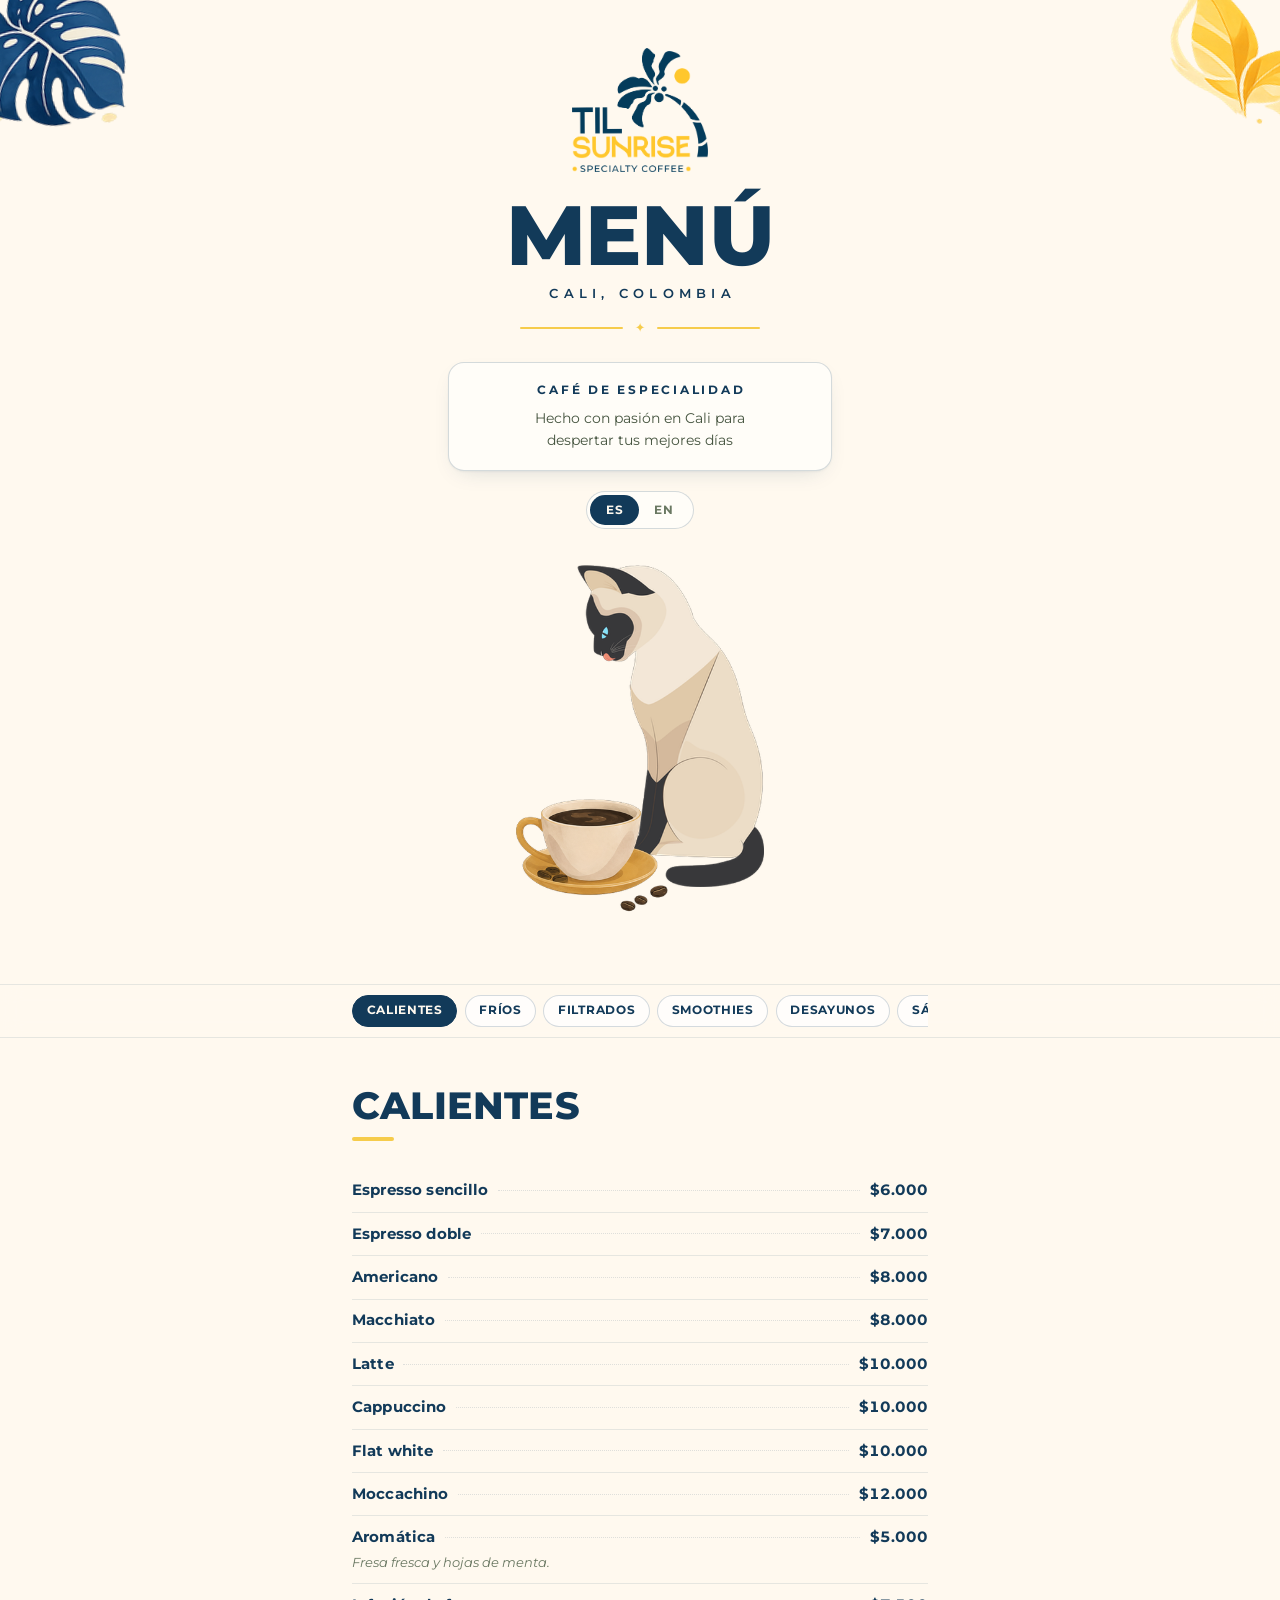
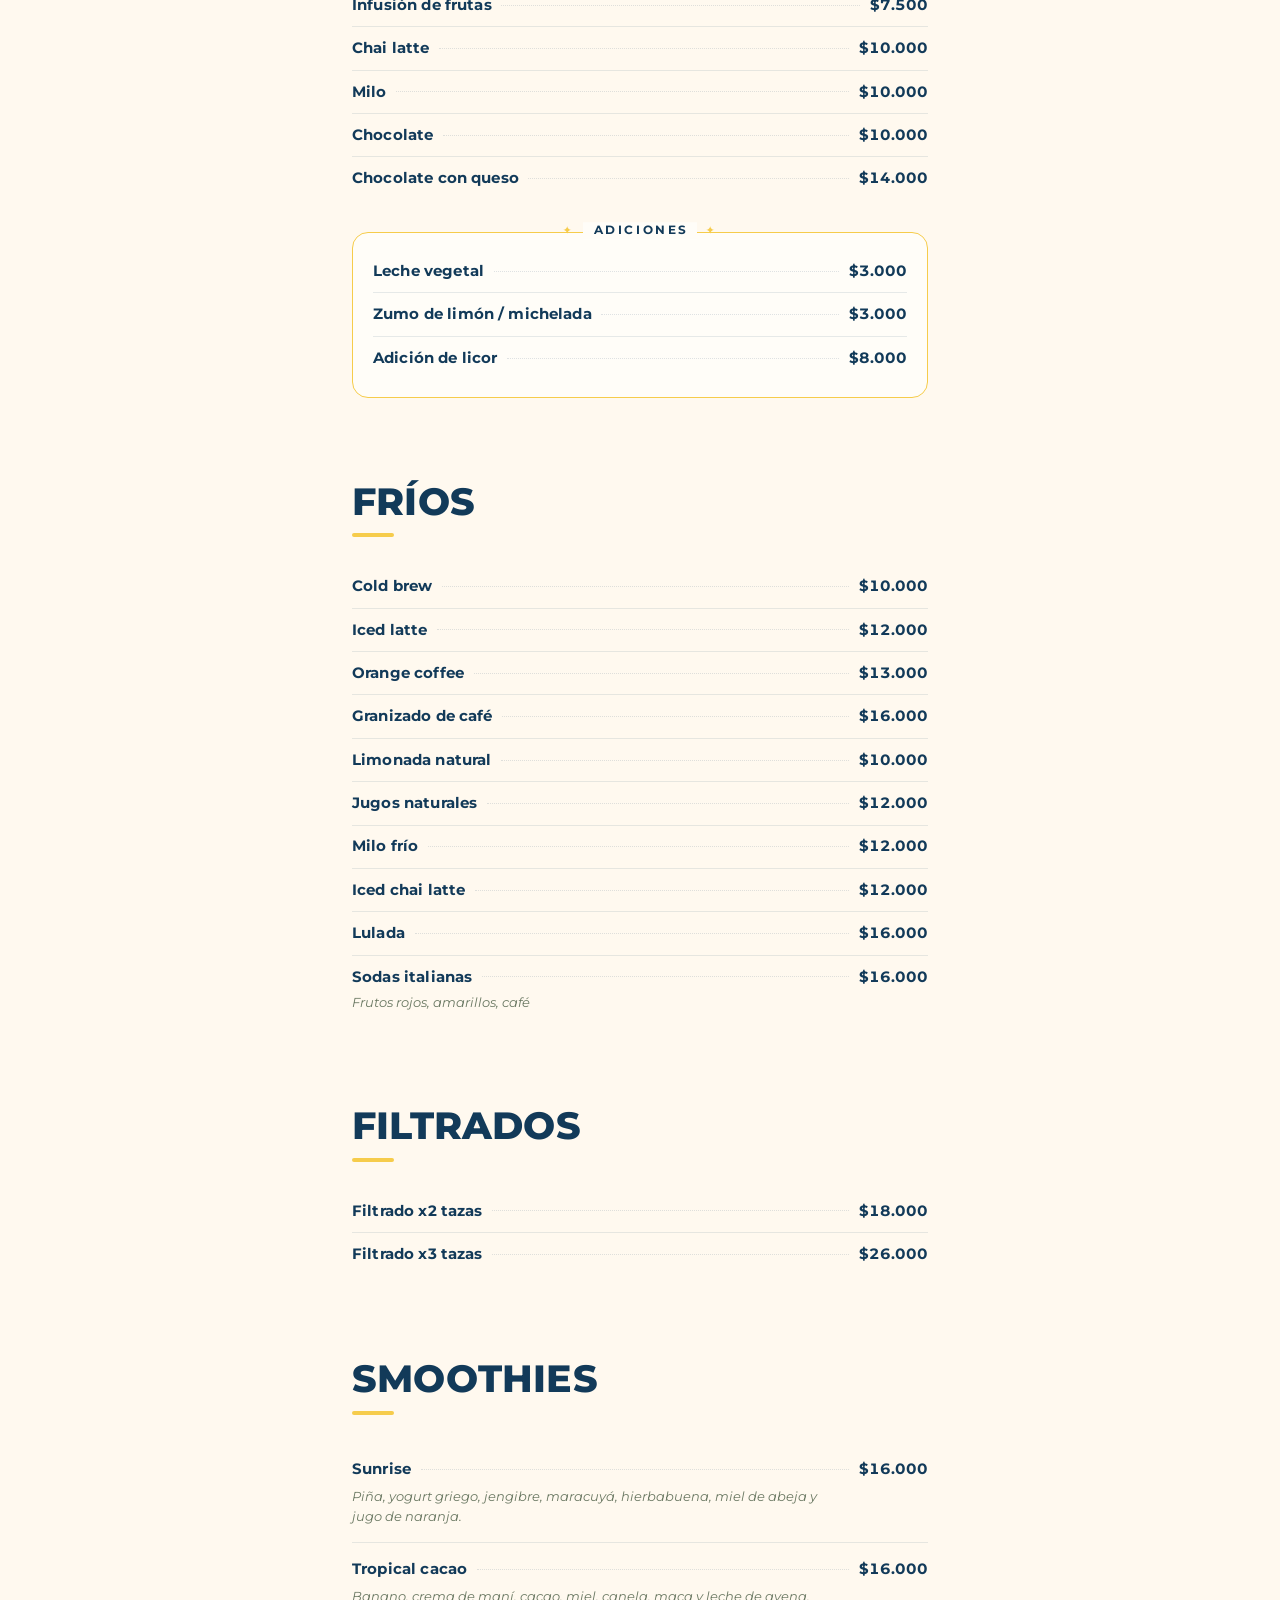
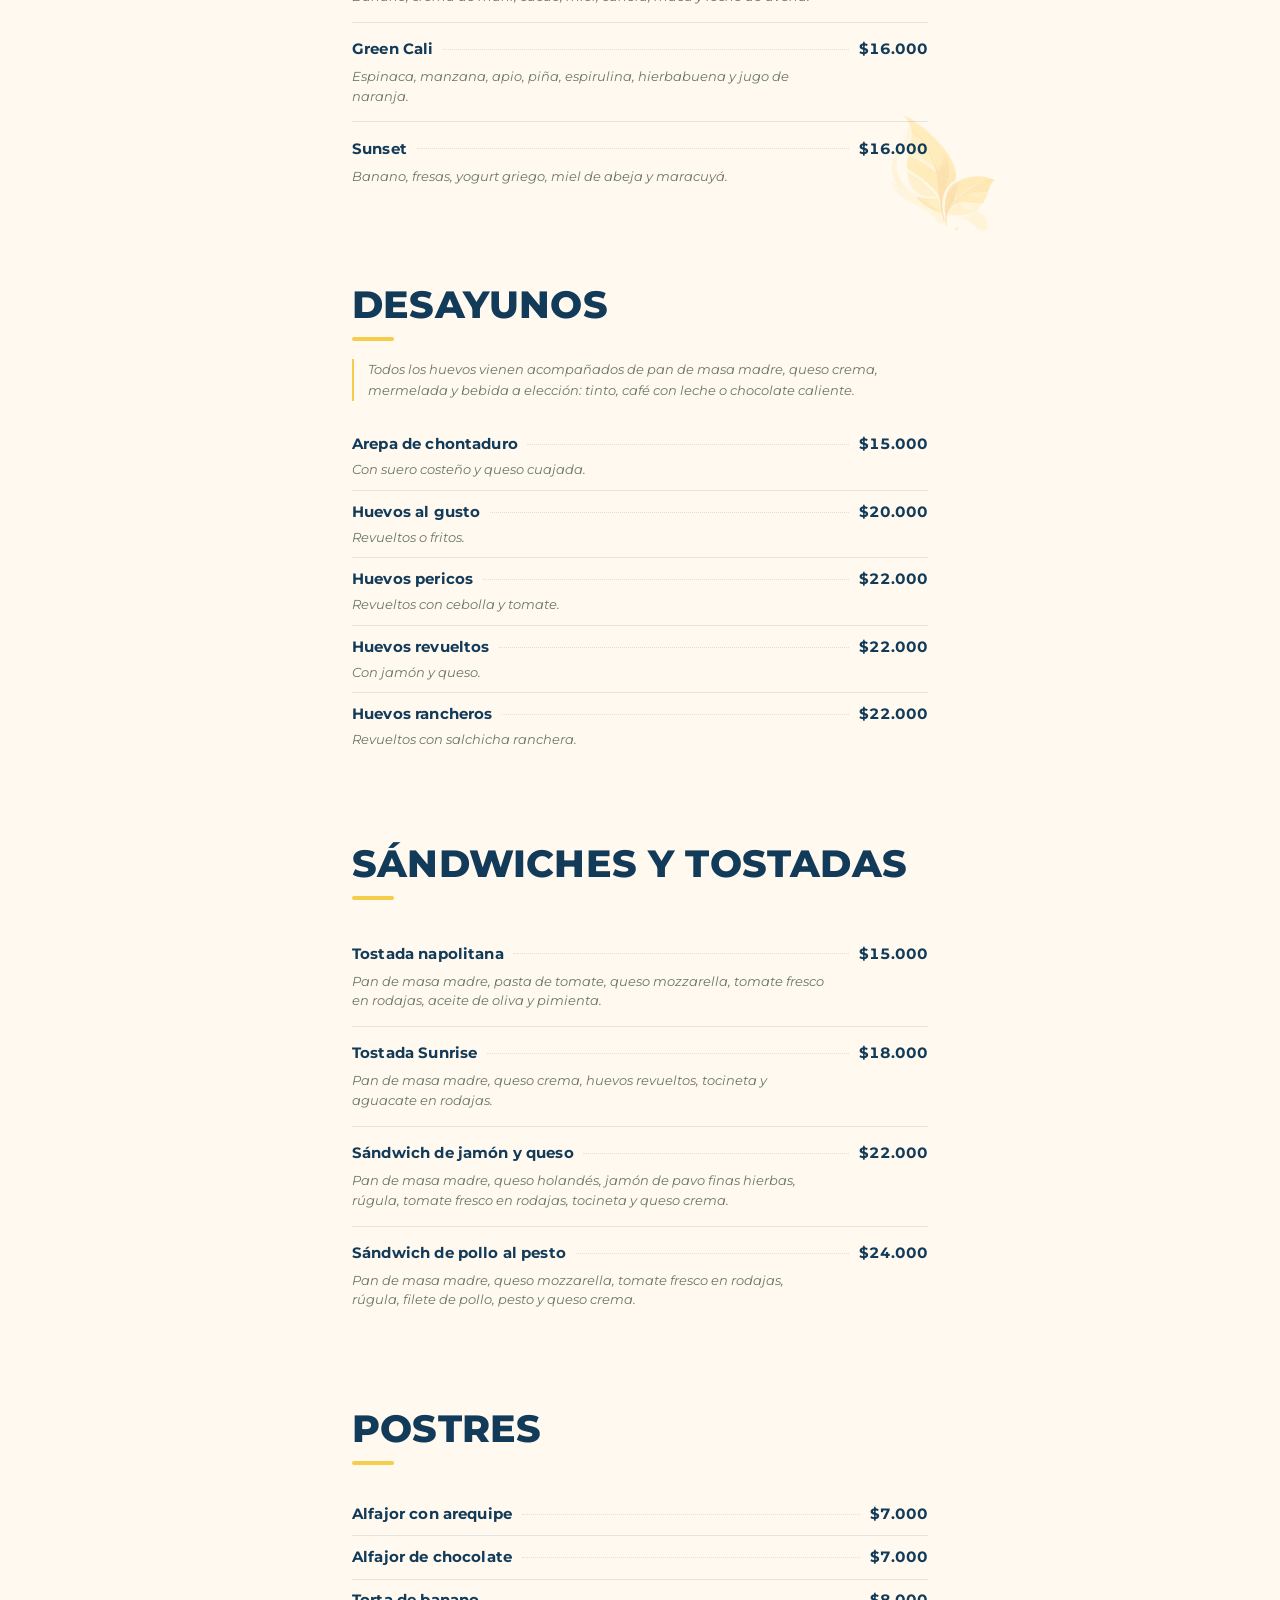
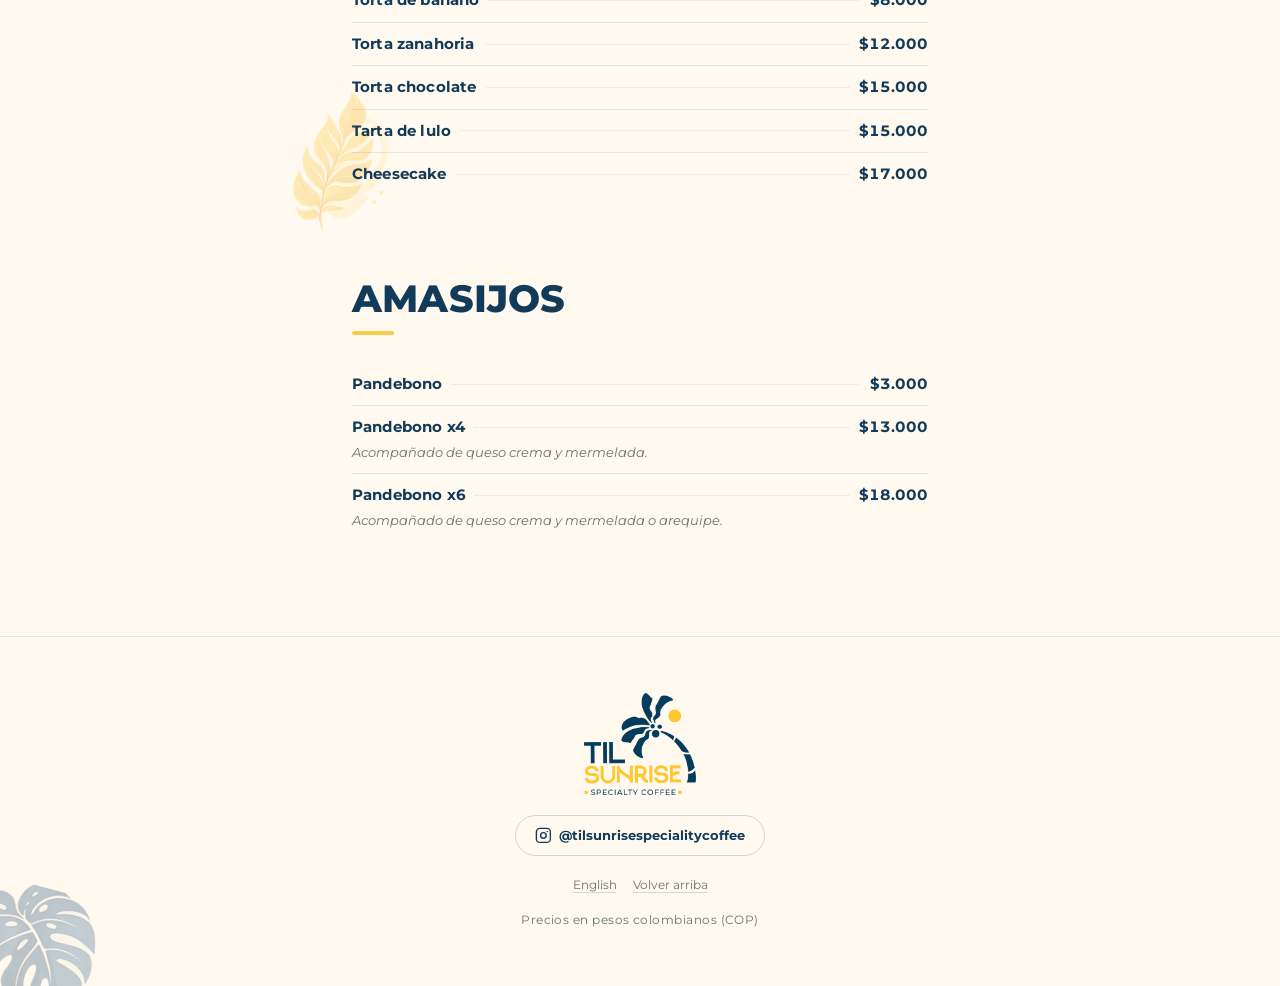
<file: index.html>
<!doctype html>
<html lang="es">
<head>
<meta charset="utf-8">
<meta name="viewport" content="width=device-width, initial-scale=1, viewport-fit=cover">
<title>Menú | Til Sunrise Specialty Coffee — Cali, Colombia</title>
<meta name="description" content="Carta de Til Sunrise Specialty Coffee en Cali, Colombia: café de especialidad, desayunos, sándwiches, smoothies y postres.">
<meta name="theme-color" content="#fff9ef" media="(prefers-color-scheme: light)">
<meta name="theme-color" content="#0b2439" media="(prefers-color-scheme: dark)">
<meta name="color-scheme" content="light dark">

<link rel="canonical" href="https://tilsunrisehostel-arch.github.io/menu/">
<link rel="alternate" hreflang="es" href="https://tilsunrisehostel-arch.github.io/menu/">
<link rel="alternate" hreflang="en" href="https://tilsunrisehostel-arch.github.io/menu/en.html">
<link rel="alternate" hreflang="x-default" href="https://tilsunrisehostel-arch.github.io/menu/">

<meta property="og:type" content="website">
<meta property="og:site_name" content="Til Sunrise Specialty Coffee">
<meta property="og:title" content="Menú | Til Sunrise Specialty Coffee — Cali, Colombia">
<meta property="og:description" content="Carta de Til Sunrise Specialty Coffee en Cali, Colombia: café de especialidad, desayunos, sándwiches, smoothies y postres.">
<meta property="og:url" content="https://tilsunrisehostel-arch.github.io/menu/">
<meta property="og:image" content="https://tilsunrisehostel-arch.github.io/menu/assets/og.png">
<meta property="og:image:width" content="1200">
<meta property="og:image:height" content="630">
<meta property="og:locale" content="es_CO">
<meta name="twitter:card" content="summary_large_image">

<link rel="icon" href="assets/favicon-32.png" sizes="32x32" type="image/png">
<link rel="apple-touch-icon" href="assets/apple-touch-icon.png">
<link rel="manifest" href="manifest.webmanifest">

<link rel="preload" href="assets/fonts/montserrat-latin.woff2" as="font" type="font/woff2" crossorigin>
<link rel="stylesheet" href="assets/menu.css">
<script type="application/ld+json">{"@context":"https://schema.org","@type":"CafeOrCoffeeShop","name":"Til Sunrise Specialty Coffee","servesCuisine":"Coffee","address":{"@type":"PostalAddress","addressLocality":"Cali","addressCountry":"CO"},"sameAs":["https://www.instagram.com/tilsunrisespecialitycoffee/"],"hasMenu":{"@type":"Menu","inLanguage":"es","hasMenuSection":[{"@type":"MenuSection","name":"Calientes","hasMenuItem":[{"@type":"MenuItem","name":"Espresso sencillo","offers":{"@type":"Offer","price":"6000","priceCurrency":"COP"}},{"@type":"MenuItem","name":"Espresso doble","offers":{"@type":"Offer","price":"7000","priceCurrency":"COP"}},{"@type":"MenuItem","name":"Americano","offers":{"@type":"Offer","price":"8000","priceCurrency":"COP"}},{"@type":"MenuItem","name":"Macchiato","offers":{"@type":"Offer","price":"8000","priceCurrency":"COP"}},{"@type":"MenuItem","name":"Latte","offers":{"@type":"Offer","price":"10000","priceCurrency":"COP"}},{"@type":"MenuItem","name":"Cappuccino","offers":{"@type":"Offer","price":"10000","priceCurrency":"COP"}},{"@type":"MenuItem","name":"Flat white","offers":{"@type":"Offer","price":"10000","priceCurrency":"COP"}},{"@type":"MenuItem","name":"Moccachino","offers":{"@type":"Offer","price":"12000","priceCurrency":"COP"}},{"@type":"MenuItem","name":"Aromática","description":"Fresa fresca y hojas de menta.","offers":{"@type":"Offer","price":"5000","priceCurrency":"COP"}},{"@type":"MenuItem","name":"Infusión de frutas","offers":{"@type":"Offer","price":"7500","priceCurrency":"COP"}},{"@type":"MenuItem","name":"Chai latte","offers":{"@type":"Offer","price":"10000","priceCurrency":"COP"}},{"@type":"MenuItem","name":"Milo","offers":{"@type":"Offer","price":"10000","priceCurrency":"COP"}},{"@type":"MenuItem","name":"Chocolate","offers":{"@type":"Offer","price":"10000","priceCurrency":"COP"}},{"@type":"MenuItem","name":"Chocolate con queso","offers":{"@type":"Offer","price":"14000","priceCurrency":"COP"}}]},{"@type":"MenuSection","name":"Fríos","hasMenuItem":[{"@type":"MenuItem","name":"Cold brew","offers":{"@type":"Offer","price":"10000","priceCurrency":"COP"}},{"@type":"MenuItem","name":"Iced latte","offers":{"@type":"Offer","price":"12000","priceCurrency":"COP"}},{"@type":"MenuItem","name":"Orange coffee","offers":{"@type":"Offer","price":"13000","priceCurrency":"COP"}},{"@type":"MenuItem","name":"Granizado de café","offers":{"@type":"Offer","price":"16000","priceCurrency":"COP"}},{"@type":"MenuItem","name":"Limonada natural","offers":{"@type":"Offer","price":"10000","priceCurrency":"COP"}},{"@type":"MenuItem","name":"Jugos naturales","offers":{"@type":"Offer","price":"12000","priceCurrency":"COP"}},{"@type":"MenuItem","name":"Milo frío","offers":{"@type":"Offer","price":"12000","priceCurrency":"COP"}},{"@type":"MenuItem","name":"Iced chai latte","offers":{"@type":"Offer","price":"12000","priceCurrency":"COP"}},{"@type":"MenuItem","name":"Lulada","offers":{"@type":"Offer","price":"16000","priceCurrency":"COP"}},{"@type":"MenuItem","name":"Sodas italianas","description":"Frutos rojos, amarillos, café","offers":{"@type":"Offer","price":"16000","priceCurrency":"COP"}}]},{"@type":"MenuSection","name":"Filtrados","hasMenuItem":[{"@type":"MenuItem","name":"Filtrado x2 tazas","offers":{"@type":"Offer","price":"18000","priceCurrency":"COP"}},{"@type":"MenuItem","name":"Filtrado x3 tazas","offers":{"@type":"Offer","price":"26000","priceCurrency":"COP"}}]},{"@type":"MenuSection","name":"Smoothies","hasMenuItem":[{"@type":"MenuItem","name":"Sunrise","description":"Piña, yogurt griego, jengibre, maracuyá, hierbabuena, miel de abeja y jugo de naranja.","offers":{"@type":"Offer","price":"16000","priceCurrency":"COP"}},{"@type":"MenuItem","name":"Tropical cacao","description":"Banano, crema de maní, cacao, miel, canela, maca y leche de avena.","offers":{"@type":"Offer","price":"16000","priceCurrency":"COP"}},{"@type":"MenuItem","name":"Green Cali","description":"Espinaca, manzana, apio, piña, espirulina, hierbabuena y jugo de naranja.","offers":{"@type":"Offer","price":"16000","priceCurrency":"COP"}},{"@type":"MenuItem","name":"Sunset","description":"Banano, fresas, yogurt griego, miel de abeja y maracuyá.","offers":{"@type":"Offer","price":"16000","priceCurrency":"COP"}}]},{"@type":"MenuSection","name":"Desayunos","description":"Todos los huevos vienen acompañados de pan de masa madre, queso crema, mermelada y bebida a elección: tinto, café con leche o chocolate caliente.","hasMenuItem":[{"@type":"MenuItem","name":"Arepa de chontaduro","description":"Con suero costeño y queso cuajada.","offers":{"@type":"Offer","price":"15000","priceCurrency":"COP"}},{"@type":"MenuItem","name":"Huevos al gusto","description":"Revueltos o fritos.","offers":{"@type":"Offer","price":"20000","priceCurrency":"COP"}},{"@type":"MenuItem","name":"Huevos pericos","description":"Revueltos con cebolla y tomate.","offers":{"@type":"Offer","price":"22000","priceCurrency":"COP"}},{"@type":"MenuItem","name":"Huevos revueltos","description":"Con jamón y queso.","offers":{"@type":"Offer","price":"22000","priceCurrency":"COP"}},{"@type":"MenuItem","name":"Huevos rancheros","description":"Revueltos con salchicha ranchera.","offers":{"@type":"Offer","price":"22000","priceCurrency":"COP"}}]},{"@type":"MenuSection","name":"Sándwiches y tostadas","hasMenuItem":[{"@type":"MenuItem","name":"Tostada napolitana","description":"Pan de masa madre, pasta de tomate, queso mozzarella, tomate fresco en rodajas, aceite de oliva y pimienta.","offers":{"@type":"Offer","price":"15000","priceCurrency":"COP"}},{"@type":"MenuItem","name":"Tostada Sunrise","description":"Pan de masa madre, queso crema, huevos revueltos, tocineta y aguacate en rodajas.","offers":{"@type":"Offer","price":"18000","priceCurrency":"COP"}},{"@type":"MenuItem","name":"Sándwich de jamón y queso","description":"Pan de masa madre, queso holandés, jamón de pavo finas hierbas, rúgula, tomate fresco en rodajas, tocineta y queso crema.","offers":{"@type":"Offer","price":"22000","priceCurrency":"COP"}},{"@type":"MenuItem","name":"Sándwich de pollo al pesto","description":"Pan de masa madre, queso mozzarella, tomate fresco en rodajas, rúgula, filete de pollo, pesto y queso crema.","offers":{"@type":"Offer","price":"24000","priceCurrency":"COP"}}]},{"@type":"MenuSection","name":"Postres","hasMenuItem":[{"@type":"MenuItem","name":"Alfajor con arequipe","offers":{"@type":"Offer","price":"7000","priceCurrency":"COP"}},{"@type":"MenuItem","name":"Alfajor de chocolate","offers":{"@type":"Offer","price":"7000","priceCurrency":"COP"}},{"@type":"MenuItem","name":"Torta de banano","offers":{"@type":"Offer","price":"8000","priceCurrency":"COP"}},{"@type":"MenuItem","name":"Torta zanahoria","offers":{"@type":"Offer","price":"12000","priceCurrency":"COP"}},{"@type":"MenuItem","name":"Torta chocolate","offers":{"@type":"Offer","price":"15000","priceCurrency":"COP"}},{"@type":"MenuItem","name":"Tarta de lulo","offers":{"@type":"Offer","price":"15000","priceCurrency":"COP"}},{"@type":"MenuItem","name":"Cheesecake","offers":{"@type":"Offer","price":"17000","priceCurrency":"COP"}}]},{"@type":"MenuSection","name":"Amasijos","hasMenuItem":[{"@type":"MenuItem","name":"Pandebono","offers":{"@type":"Offer","price":"3000","priceCurrency":"COP"}},{"@type":"MenuItem","name":"Pandebono x4","description":"Acompañado de queso crema y mermelada.","offers":{"@type":"Offer","price":"13000","priceCurrency":"COP"}},{"@type":"MenuItem","name":"Pandebono x6","description":"Acompañado de queso crema y mermelada o arequipe.","offers":{"@type":"Offer","price":"18000","priceCurrency":"COP"}}]}]}}</script>
</head>
<body>
<a class="skip" href="#menu">Ir al menú</a>

<header class="hero" id="top">
  <img class="art hero__art--tl" src="assets/leaf-navy.png" alt="" aria-hidden="true" decoding="async">
  <img class="art hero__art--tr" src="assets/leaf-gold2.png" alt="" aria-hidden="true" decoding="async">

  <div class="wrap hero__inner">
    <picture>
      <source srcset="assets/logo-dark.png" media="(prefers-color-scheme: dark)">
      <img class="hero__logo" src="assets/logo.png" width="707" height="643"
           alt="Til Sunrise Specialty Coffee" fetchpriority="high" decoding="async">
    </picture>

    <h1 class="wordmark">Menú
      <span class="wordmark__sub">CALI, COLOMBIA</span>
    </h1>

    <p class="star-rule" aria-hidden="true"><span>✦</span></p>

    <div class="tagline">
      <p class="tagline__title">CAFÉ DE ESPECIALIDAD</p>
      <p class="tagline__body">Hecho con pasión en Cali para despertar tus mejores días</p>
    </div>

    <div class="langbar">
      <nav class="langtoggle" aria-label="Idioma">
          <a href="index.html" aria-current="true" lang="es">ES</a>
          <a href="en.html" lang="en">EN</a>
      </nav>
    </div>

    <img class="catscene" src="assets/cat-and-cup.png" width="400" height="557"
         alt="Ilustración de un gato siamés sentado junto a una taza de café" decoding="async">
  </div>
</header>

<nav class="sectionnav" aria-label="Secciones del menú">
  <div class="wrap">
    <div class="sectionnav__scroll">
            <a href="#calientes">Calientes</a>
            <a href="#frios">Fríos</a>
            <a href="#filtrados">Filtrados</a>
            <a href="#smoothies">Smoothies</a>
            <a href="#desayunos">Desayunos</a>
            <a href="#sandwiches">Sándwiches y tostadas</a>
            <a href="#postres">Postres</a>
            <a href="#amasijos">Amasijos</a>
    </div>
  </div>
</nav>

<main id="menu">
  <div class="wrap">

      <section class="section" id="calientes" aria-labelledby="calientes-title">
        <div class="section__head">
          <h2 class="section__title" id="calientes-title">Calientes</h2>
        </div>
        <ul class="items">
        <li class="item">
          <p class="item__row">
            <span class="item__name">Espresso sencillo</span>
            <span class="item__leader" aria-hidden="true"></span>
            <span class="item__price">$6.000</span>
          </p>
        </li>
        <li class="item">
          <p class="item__row">
            <span class="item__name">Espresso doble</span>
            <span class="item__leader" aria-hidden="true"></span>
            <span class="item__price">$7.000</span>
          </p>
        </li>
        <li class="item">
          <p class="item__row">
            <span class="item__name">Americano</span>
            <span class="item__leader" aria-hidden="true"></span>
            <span class="item__price">$8.000</span>
          </p>
        </li>
        <li class="item">
          <p class="item__row">
            <span class="item__name">Macchiato</span>
            <span class="item__leader" aria-hidden="true"></span>
            <span class="item__price">$8.000</span>
          </p>
        </li>
        <li class="item">
          <p class="item__row">
            <span class="item__name">Latte</span>
            <span class="item__leader" aria-hidden="true"></span>
            <span class="item__price">$10.000</span>
          </p>
        </li>
        <li class="item">
          <p class="item__row">
            <span class="item__name">Cappuccino</span>
            <span class="item__leader" aria-hidden="true"></span>
            <span class="item__price">$10.000</span>
          </p>
        </li>
        <li class="item">
          <p class="item__row">
            <span class="item__name">Flat white</span>
            <span class="item__leader" aria-hidden="true"></span>
            <span class="item__price">$10.000</span>
          </p>
        </li>
        <li class="item">
          <p class="item__row">
            <span class="item__name">Moccachino</span>
            <span class="item__leader" aria-hidden="true"></span>
            <span class="item__price">$12.000</span>
          </p>
        </li>
        <li class="item">
          <p class="item__row">
            <span class="item__name">Aromática</span>
            <span class="item__leader" aria-hidden="true"></span>
            <span class="item__price">$5.000</span>
          </p>
          <p class="item__desc">Fresa fresca y hojas de menta.</p>
        </li>
        <li class="item">
          <p class="item__row">
            <span class="item__name">Infusión de frutas</span>
            <span class="item__leader" aria-hidden="true"></span>
            <span class="item__price">$7.500</span>
          </p>
        </li>
        <li class="item">
          <p class="item__row">
            <span class="item__name">Chai latte</span>
            <span class="item__leader" aria-hidden="true"></span>
            <span class="item__price">$10.000</span>
          </p>
        </li>
        <li class="item">
          <p class="item__row">
            <span class="item__name">Milo</span>
            <span class="item__leader" aria-hidden="true"></span>
            <span class="item__price">$10.000</span>
          </p>
        </li>
        <li class="item">
          <p class="item__row">
            <span class="item__name">Chocolate</span>
            <span class="item__leader" aria-hidden="true"></span>
            <span class="item__price">$10.000</span>
          </p>
        </li>
        <li class="item">
          <p class="item__row">
            <span class="item__name">Chocolate con queso</span>
            <span class="item__leader" aria-hidden="true"></span>
            <span class="item__price">$14.000</span>
          </p>
        </li>
        </ul>
        <div class="box">
          <p class="box__title"><span>Adiciones</span></p>
          <ul class="items">
        <li class="item">
          <p class="item__row">
            <span class="item__name">Leche vegetal</span>
            <span class="item__leader" aria-hidden="true"></span>
            <span class="item__price">$3.000</span>
          </p>
        </li>
        <li class="item">
          <p class="item__row">
            <span class="item__name">Zumo de limón / michelada</span>
            <span class="item__leader" aria-hidden="true"></span>
            <span class="item__price">$3.000</span>
          </p>
        </li>
        <li class="item">
          <p class="item__row">
            <span class="item__name">Adición de licor</span>
            <span class="item__leader" aria-hidden="true"></span>
            <span class="item__price">$8.000</span>
          </p>
        </li>
          </ul>
        </div>
      </section>

      <section class="section" id="frios" aria-labelledby="frios-title">
        <div class="section__head">
          <h2 class="section__title" id="frios-title">Fríos</h2>
        </div>
        <ul class="items">
        <li class="item">
          <p class="item__row">
            <span class="item__name">Cold brew</span>
            <span class="item__leader" aria-hidden="true"></span>
            <span class="item__price">$10.000</span>
          </p>
        </li>
        <li class="item">
          <p class="item__row">
            <span class="item__name">Iced latte</span>
            <span class="item__leader" aria-hidden="true"></span>
            <span class="item__price">$12.000</span>
          </p>
        </li>
        <li class="item">
          <p class="item__row">
            <span class="item__name">Orange coffee</span>
            <span class="item__leader" aria-hidden="true"></span>
            <span class="item__price">$13.000</span>
          </p>
        </li>
        <li class="item">
          <p class="item__row">
            <span class="item__name">Granizado de café</span>
            <span class="item__leader" aria-hidden="true"></span>
            <span class="item__price">$16.000</span>
          </p>
        </li>
        <li class="item">
          <p class="item__row">
            <span class="item__name">Limonada natural</span>
            <span class="item__leader" aria-hidden="true"></span>
            <span class="item__price">$10.000</span>
          </p>
        </li>
        <li class="item">
          <p class="item__row">
            <span class="item__name">Jugos naturales</span>
            <span class="item__leader" aria-hidden="true"></span>
            <span class="item__price">$12.000</span>
          </p>
        </li>
        <li class="item">
          <p class="item__row">
            <span class="item__name">Milo frío</span>
            <span class="item__leader" aria-hidden="true"></span>
            <span class="item__price">$12.000</span>
          </p>
        </li>
        <li class="item">
          <p class="item__row">
            <span class="item__name">Iced chai latte</span>
            <span class="item__leader" aria-hidden="true"></span>
            <span class="item__price">$12.000</span>
          </p>
        </li>
        <li class="item">
          <p class="item__row">
            <span class="item__name">Lulada</span>
            <span class="item__leader" aria-hidden="true"></span>
            <span class="item__price">$16.000</span>
          </p>
        </li>
        <li class="item">
          <p class="item__row">
            <span class="item__name">Sodas italianas</span>
            <span class="item__leader" aria-hidden="true"></span>
            <span class="item__price">$16.000</span>
          </p>
          <p class="item__desc">Frutos rojos, amarillos, café</p>
        </li>
        </ul>
      </section>

      <section class="section" id="filtrados" aria-labelledby="filtrados-title">
        <div class="section__head">
          <h2 class="section__title" id="filtrados-title">Filtrados</h2>
        </div>
        <ul class="items">
        <li class="item">
          <p class="item__row">
            <span class="item__name">Filtrado x2 tazas</span>
            <span class="item__leader" aria-hidden="true"></span>
            <span class="item__price">$18.000</span>
          </p>
        </li>
        <li class="item">
          <p class="item__row">
            <span class="item__name">Filtrado x3 tazas</span>
            <span class="item__leader" aria-hidden="true"></span>
            <span class="item__price">$26.000</span>
          </p>
        </li>
        </ul>
      </section>

      <section class="section" id="smoothies" aria-labelledby="smoothies-title">
        <img class="art section__art section__art--leaf-r" src="assets/leaf-gold2.png" alt="" aria-hidden="true" loading="lazy" decoding="async">
        <div class="section__head">
          <h2 class="section__title" id="smoothies-title">Smoothies</h2>
        </div>
        <ul class="items items--stacked">
        <li class="item">
          <p class="item__row">
            <span class="item__name">Sunrise</span>
            <span class="item__leader" aria-hidden="true"></span>
            <span class="item__price">$16.000</span>
          </p>
          <p class="item__desc">Piña, yogurt griego, jengibre, maracuyá, hierbabuena, miel de abeja y jugo de naranja.</p>
        </li>
        <li class="item">
          <p class="item__row">
            <span class="item__name">Tropical cacao</span>
            <span class="item__leader" aria-hidden="true"></span>
            <span class="item__price">$16.000</span>
          </p>
          <p class="item__desc">Banano, crema de maní, cacao, miel, canela, maca y leche de avena.</p>
        </li>
        <li class="item">
          <p class="item__row">
            <span class="item__name">Green Cali</span>
            <span class="item__leader" aria-hidden="true"></span>
            <span class="item__price">$16.000</span>
          </p>
          <p class="item__desc">Espinaca, manzana, apio, piña, espirulina, hierbabuena y jugo de naranja.</p>
        </li>
        <li class="item">
          <p class="item__row">
            <span class="item__name">Sunset</span>
            <span class="item__leader" aria-hidden="true"></span>
            <span class="item__price">$16.000</span>
          </p>
          <p class="item__desc">Banano, fresas, yogurt griego, miel de abeja y maracuyá.</p>
        </li>
        </ul>
      </section>

      <section class="section" id="desayunos" aria-labelledby="desayunos-title">
        <div class="section__head">
          <h2 class="section__title" id="desayunos-title">Desayunos</h2>
        </div>
        <p class="section__note">Todos los huevos vienen acompañados de pan de masa madre, queso crema, mermelada y bebida a elección: tinto, café con leche o chocolate caliente.</p>
        <ul class="items">
        <li class="item">
          <p class="item__row">
            <span class="item__name">Arepa de chontaduro</span>
            <span class="item__leader" aria-hidden="true"></span>
            <span class="item__price">$15.000</span>
          </p>
          <p class="item__desc">Con suero costeño y queso cuajada.</p>
        </li>
        <li class="item">
          <p class="item__row">
            <span class="item__name">Huevos al gusto</span>
            <span class="item__leader" aria-hidden="true"></span>
            <span class="item__price">$20.000</span>
          </p>
          <p class="item__desc">Revueltos o fritos.</p>
        </li>
        <li class="item">
          <p class="item__row">
            <span class="item__name">Huevos pericos</span>
            <span class="item__leader" aria-hidden="true"></span>
            <span class="item__price">$22.000</span>
          </p>
          <p class="item__desc">Revueltos con cebolla y tomate.</p>
        </li>
        <li class="item">
          <p class="item__row">
            <span class="item__name">Huevos revueltos</span>
            <span class="item__leader" aria-hidden="true"></span>
            <span class="item__price">$22.000</span>
          </p>
          <p class="item__desc">Con jamón y queso.</p>
        </li>
        <li class="item">
          <p class="item__row">
            <span class="item__name">Huevos rancheros</span>
            <span class="item__leader" aria-hidden="true"></span>
            <span class="item__price">$22.000</span>
          </p>
          <p class="item__desc">Revueltos con salchicha ranchera.</p>
        </li>
        </ul>
      </section>

      <section class="section" id="sandwiches" aria-labelledby="sandwiches-title">
        <div class="section__head">
          <h2 class="section__title" id="sandwiches-title">Sándwiches y tostadas</h2>
        </div>
        <ul class="items items--stacked">
        <li class="item">
          <p class="item__row">
            <span class="item__name">Tostada napolitana</span>
            <span class="item__leader" aria-hidden="true"></span>
            <span class="item__price">$15.000</span>
          </p>
          <p class="item__desc">Pan de masa madre, pasta de tomate, queso mozzarella, tomate fresco en rodajas, aceite de oliva y pimienta.</p>
        </li>
        <li class="item">
          <p class="item__row">
            <span class="item__name">Tostada Sunrise</span>
            <span class="item__leader" aria-hidden="true"></span>
            <span class="item__price">$18.000</span>
          </p>
          <p class="item__desc">Pan de masa madre, queso crema, huevos revueltos, tocineta y aguacate en rodajas.</p>
        </li>
        <li class="item">
          <p class="item__row">
            <span class="item__name">Sándwich de jamón y queso</span>
            <span class="item__leader" aria-hidden="true"></span>
            <span class="item__price">$22.000</span>
          </p>
          <p class="item__desc">Pan de masa madre, queso holandés, jamón de pavo finas hierbas, rúgula, tomate fresco en rodajas, tocineta y queso crema.</p>
        </li>
        <li class="item">
          <p class="item__row">
            <span class="item__name">Sándwich de pollo al pesto</span>
            <span class="item__leader" aria-hidden="true"></span>
            <span class="item__price">$24.000</span>
          </p>
          <p class="item__desc">Pan de masa madre, queso mozzarella, tomate fresco en rodajas, rúgula, filete de pollo, pesto y queso crema.</p>
        </li>
        </ul>
      </section>

      <section class="section" id="postres" aria-labelledby="postres-title">
        <img class="art section__art section__art--leaf" src="assets/leaf-gold.png" alt="" aria-hidden="true" loading="lazy" decoding="async">
        <div class="section__head">
          <h2 class="section__title" id="postres-title">Postres</h2>
        </div>
        <ul class="items">
        <li class="item">
          <p class="item__row">
            <span class="item__name">Alfajor con arequipe</span>
            <span class="item__leader" aria-hidden="true"></span>
            <span class="item__price">$7.000</span>
          </p>
        </li>
        <li class="item">
          <p class="item__row">
            <span class="item__name">Alfajor de chocolate</span>
            <span class="item__leader" aria-hidden="true"></span>
            <span class="item__price">$7.000</span>
          </p>
        </li>
        <li class="item">
          <p class="item__row">
            <span class="item__name">Torta de banano</span>
            <span class="item__leader" aria-hidden="true"></span>
            <span class="item__price">$8.000</span>
          </p>
        </li>
        <li class="item">
          <p class="item__row">
            <span class="item__name">Torta zanahoria</span>
            <span class="item__leader" aria-hidden="true"></span>
            <span class="item__price">$12.000</span>
          </p>
        </li>
        <li class="item">
          <p class="item__row">
            <span class="item__name">Torta chocolate</span>
            <span class="item__leader" aria-hidden="true"></span>
            <span class="item__price">$15.000</span>
          </p>
        </li>
        <li class="item">
          <p class="item__row">
            <span class="item__name">Tarta de lulo</span>
            <span class="item__leader" aria-hidden="true"></span>
            <span class="item__price">$15.000</span>
          </p>
        </li>
        <li class="item">
          <p class="item__row">
            <span class="item__name">Cheesecake</span>
            <span class="item__leader" aria-hidden="true"></span>
            <span class="item__price">$17.000</span>
          </p>
        </li>
        </ul>
      </section>

      <section class="section" id="amasijos" aria-labelledby="amasijos-title">
        <div class="section__head">
          <h2 class="section__title" id="amasijos-title">Amasijos</h2>
        </div>
        <ul class="items">
        <li class="item">
          <p class="item__row">
            <span class="item__name">Pandebono</span>
            <span class="item__leader" aria-hidden="true"></span>
            <span class="item__price">$3.000</span>
          </p>
        </li>
        <li class="item">
          <p class="item__row">
            <span class="item__name">Pandebono x4</span>
            <span class="item__leader" aria-hidden="true"></span>
            <span class="item__price">$13.000</span>
          </p>
          <p class="item__desc">Acompañado de queso crema y mermelada.</p>
        </li>
        <li class="item">
          <p class="item__row">
            <span class="item__name">Pandebono x6</span>
            <span class="item__leader" aria-hidden="true"></span>
            <span class="item__price">$18.000</span>
          </p>
          <p class="item__desc">Acompañado de queso crema y mermelada o arequipe.</p>
        </li>
        </ul>
      </section>

  </div>
</main>

<footer class="footer">
  <img class="art footer__art" src="assets/leaf-navy.png" alt="" aria-hidden="true" loading="lazy" decoding="async">
  <div class="wrap footer__inner">
    <picture>
      <source srcset="assets/logo-dark.png" media="(prefers-color-scheme: dark)">
      <img class="footer__logo" src="assets/logo.png" width="707" height="643"
           alt="Til Sunrise Specialty Coffee" loading="lazy" decoding="async">
    </picture>

    <a class="ig" href="https://www.instagram.com/tilsunrisespecialitycoffee/" rel="noopener">
      <svg viewBox="0 0 24 24" fill="none" stroke="currentColor" stroke-width="2" stroke-linecap="round" stroke-linejoin="round" aria-hidden="true"><rect x="2" y="2" width="20" height="20" rx="5"/><circle cx="12" cy="12" r="4"/><circle cx="17.5" cy="6.5" r="1.1" fill="currentColor" stroke="none"/></svg><span>@tilsunrisespecialitycoffee</span>
    </a>

    <p class="footer__links">
      <a href="en.html" lang="en">English</a>
      <a href="#top">Volver arriba</a>
    </p>

    <p class="footer__note">Precios en pesos colombianos (COP)</p>
  </div>
</footer>

<script src="assets/menu.js" defer></script>
</body>
</html>
</file>
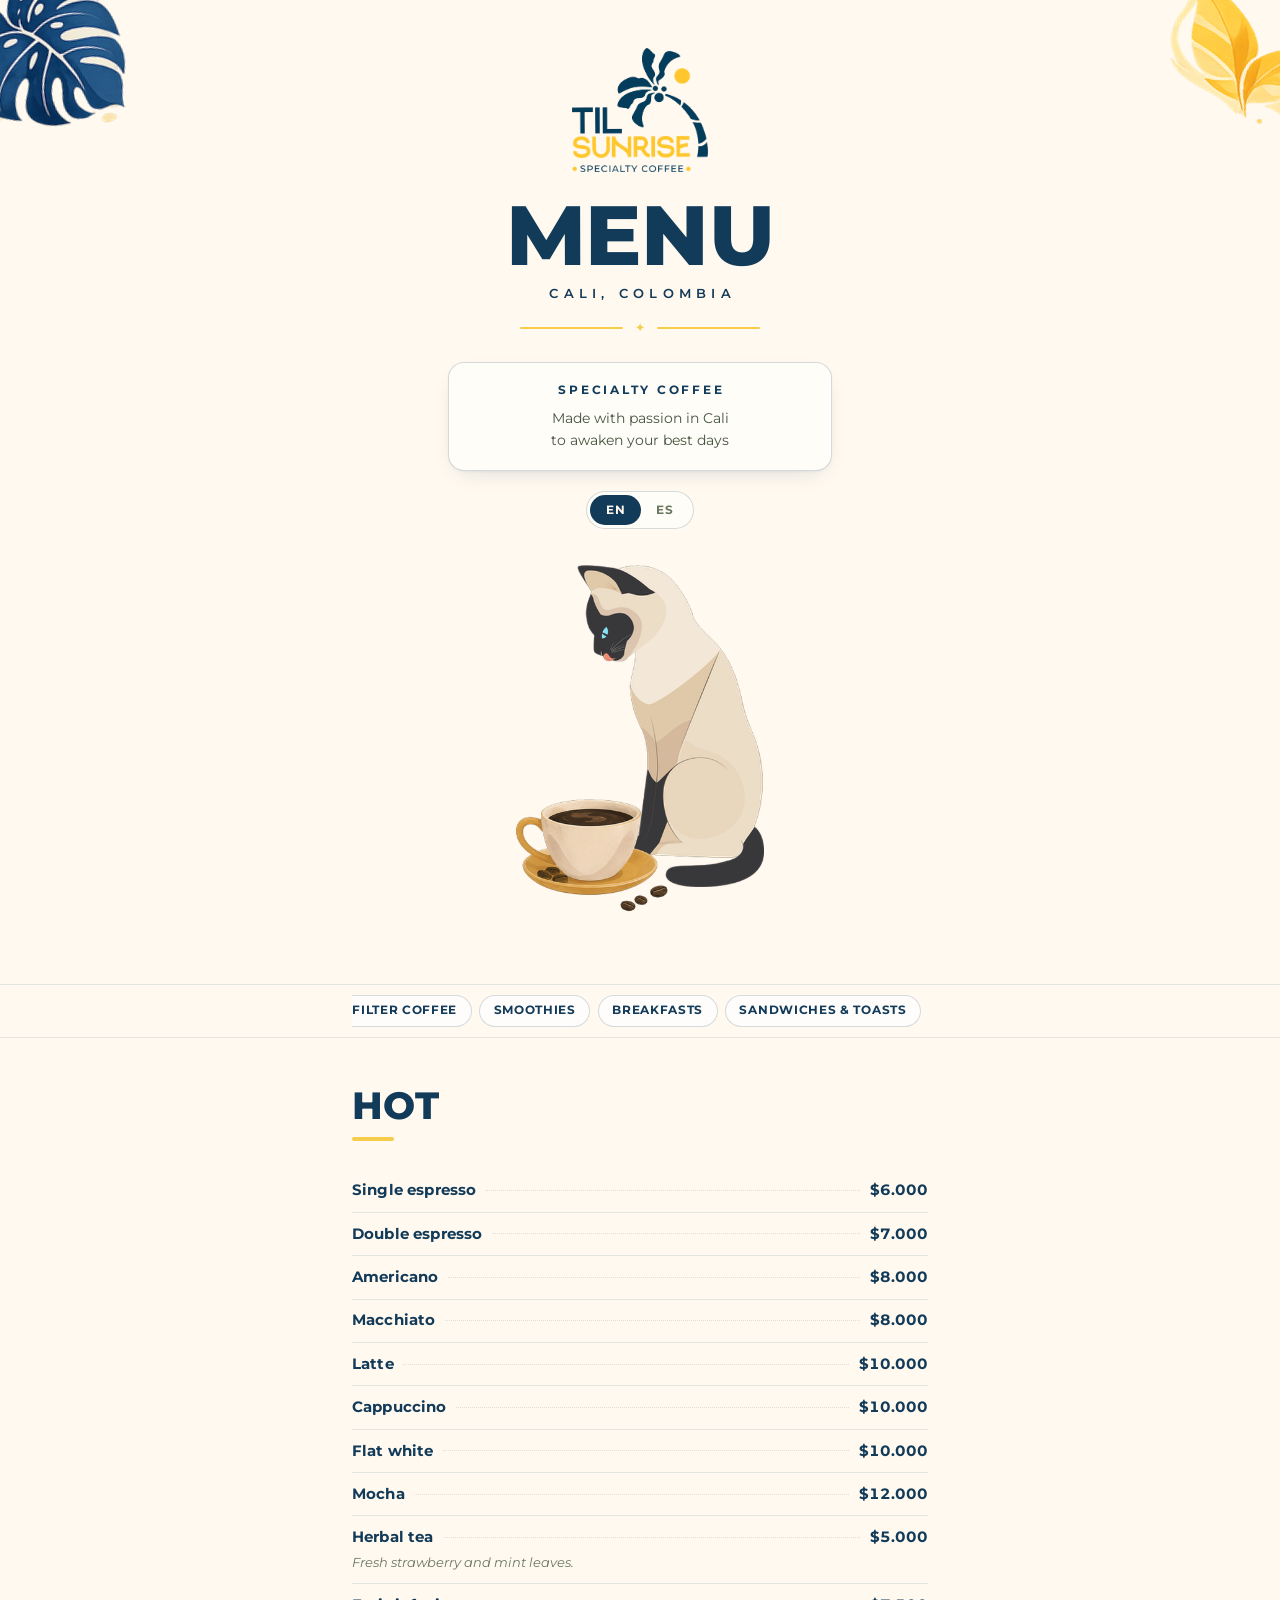
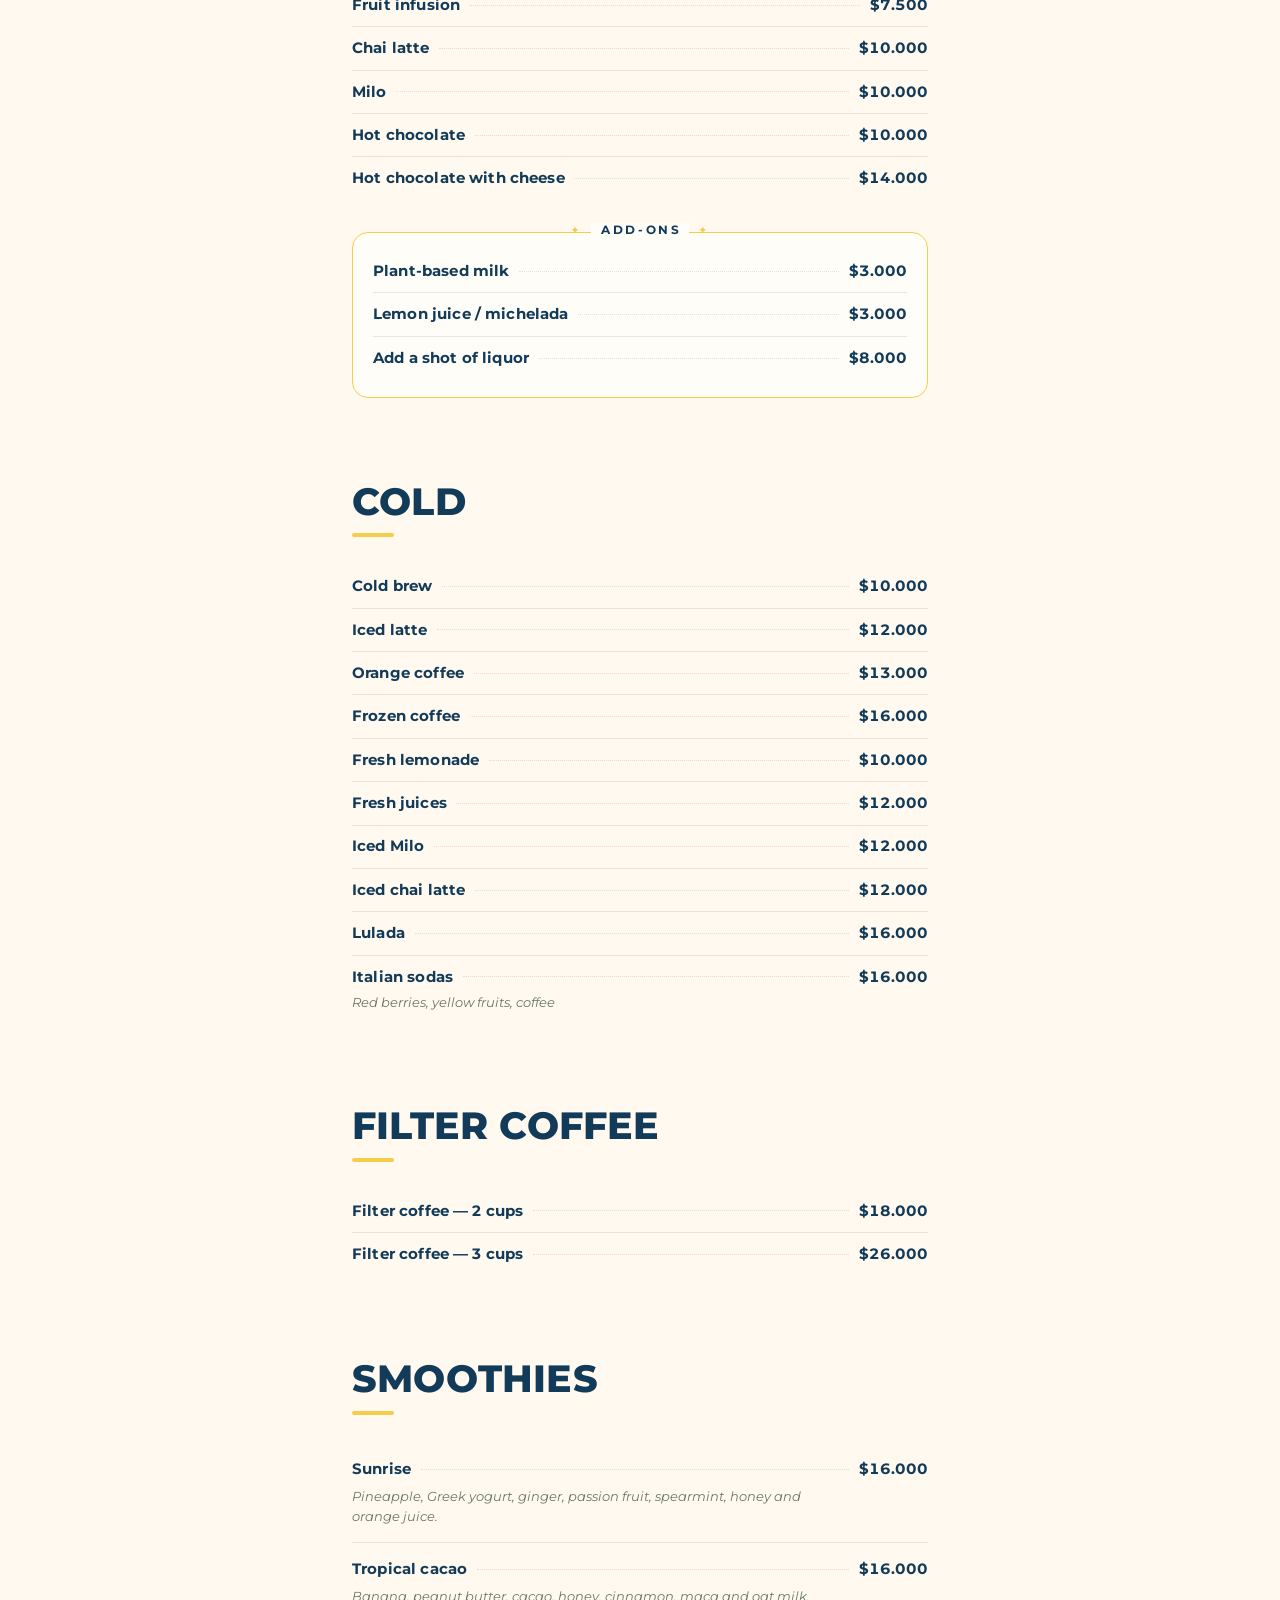
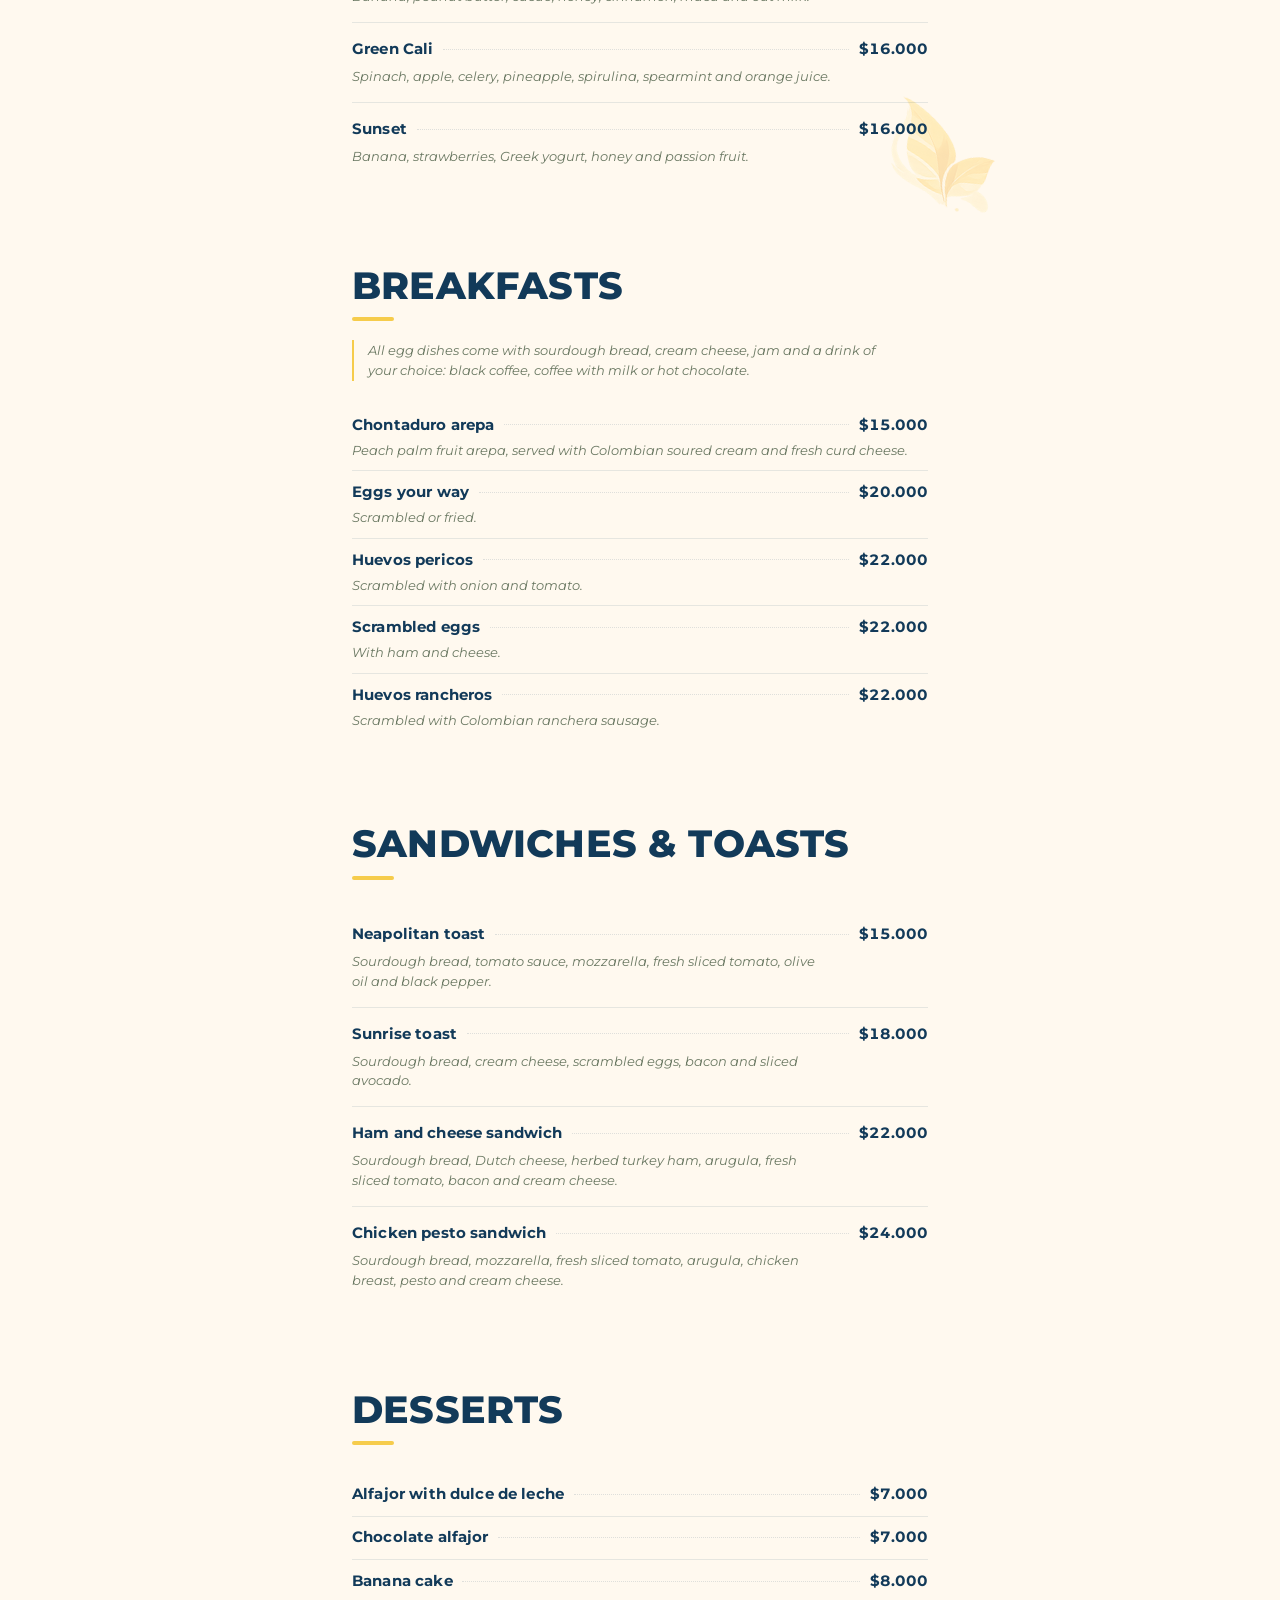
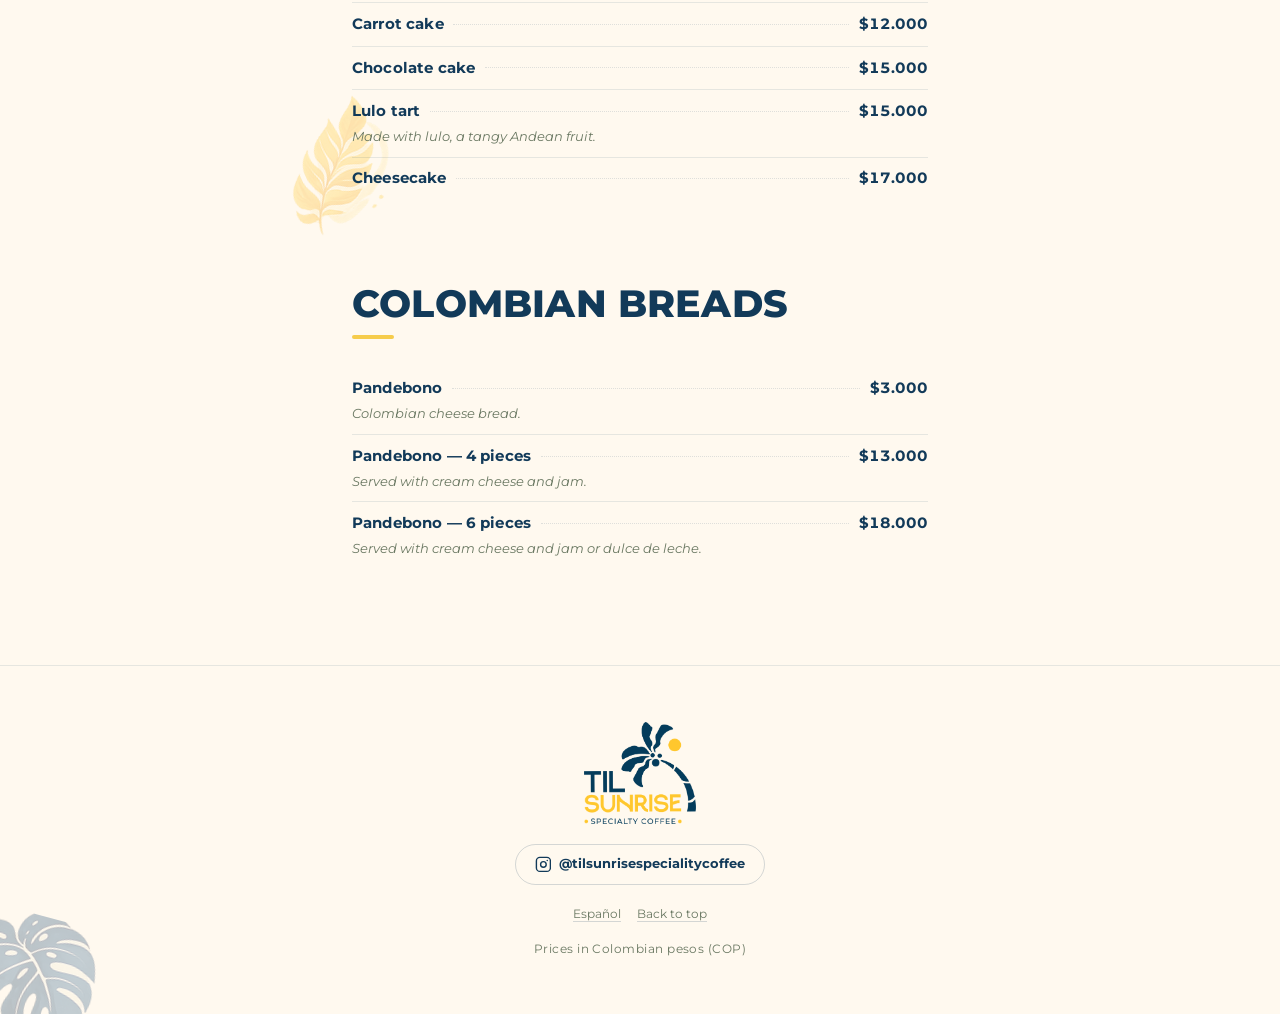
<file: en.html>
<!doctype html>
<html lang="en">
<head>
<meta charset="utf-8">
<meta name="viewport" content="width=device-width, initial-scale=1, viewport-fit=cover">
<title>Menu | Til Sunrise Specialty Coffee — Cali, Colombia</title>
<meta name="description" content="Menu for Til Sunrise Specialty Coffee in Cali, Colombia: specialty coffee, breakfasts, sandwiches, smoothies and desserts.">
<meta name="theme-color" content="#fff9ef" media="(prefers-color-scheme: light)">
<meta name="theme-color" content="#0b2439" media="(prefers-color-scheme: dark)">
<meta name="color-scheme" content="light dark">

<link rel="canonical" href="https://tilsunrisehostel-arch.github.io/menu/en.html">
<link rel="alternate" hreflang="es" href="https://tilsunrisehostel-arch.github.io/menu/">
<link rel="alternate" hreflang="en" href="https://tilsunrisehostel-arch.github.io/menu/en.html">
<link rel="alternate" hreflang="x-default" href="https://tilsunrisehostel-arch.github.io/menu/">

<meta property="og:type" content="website">
<meta property="og:site_name" content="Til Sunrise Specialty Coffee">
<meta property="og:title" content="Menu | Til Sunrise Specialty Coffee — Cali, Colombia">
<meta property="og:description" content="Menu for Til Sunrise Specialty Coffee in Cali, Colombia: specialty coffee, breakfasts, sandwiches, smoothies and desserts.">
<meta property="og:url" content="https://tilsunrisehostel-arch.github.io/menu/en.html">
<meta property="og:image" content="https://tilsunrisehostel-arch.github.io/menu/assets/og.png">
<meta property="og:image:width" content="1200">
<meta property="og:image:height" content="630">
<meta property="og:locale" content="en_US">
<meta name="twitter:card" content="summary_large_image">

<link rel="icon" href="assets/favicon-32.png" sizes="32x32" type="image/png">
<link rel="apple-touch-icon" href="assets/apple-touch-icon.png">
<link rel="manifest" href="manifest.webmanifest">

<link rel="preload" href="assets/fonts/montserrat-latin.woff2" as="font" type="font/woff2" crossorigin>
<link rel="stylesheet" href="assets/menu.css">
<script type="application/ld+json">{"@context":"https://schema.org","@type":"CafeOrCoffeeShop","name":"Til Sunrise Specialty Coffee","servesCuisine":"Coffee","address":{"@type":"PostalAddress","addressLocality":"Cali","addressCountry":"CO"},"sameAs":["https://www.instagram.com/tilsunrisespecialitycoffee/"],"hasMenu":{"@type":"Menu","inLanguage":"en","hasMenuSection":[{"@type":"MenuSection","name":"Hot","hasMenuItem":[{"@type":"MenuItem","name":"Single espresso","offers":{"@type":"Offer","price":"6000","priceCurrency":"COP"}},{"@type":"MenuItem","name":"Double espresso","offers":{"@type":"Offer","price":"7000","priceCurrency":"COP"}},{"@type":"MenuItem","name":"Americano","offers":{"@type":"Offer","price":"8000","priceCurrency":"COP"}},{"@type":"MenuItem","name":"Macchiato","offers":{"@type":"Offer","price":"8000","priceCurrency":"COP"}},{"@type":"MenuItem","name":"Latte","offers":{"@type":"Offer","price":"10000","priceCurrency":"COP"}},{"@type":"MenuItem","name":"Cappuccino","offers":{"@type":"Offer","price":"10000","priceCurrency":"COP"}},{"@type":"MenuItem","name":"Flat white","offers":{"@type":"Offer","price":"10000","priceCurrency":"COP"}},{"@type":"MenuItem","name":"Mocha","offers":{"@type":"Offer","price":"12000","priceCurrency":"COP"}},{"@type":"MenuItem","name":"Herbal tea","description":"Fresh strawberry and mint leaves.","offers":{"@type":"Offer","price":"5000","priceCurrency":"COP"}},{"@type":"MenuItem","name":"Fruit infusion","offers":{"@type":"Offer","price":"7500","priceCurrency":"COP"}},{"@type":"MenuItem","name":"Chai latte","offers":{"@type":"Offer","price":"10000","priceCurrency":"COP"}},{"@type":"MenuItem","name":"Milo","offers":{"@type":"Offer","price":"10000","priceCurrency":"COP"}},{"@type":"MenuItem","name":"Hot chocolate","offers":{"@type":"Offer","price":"10000","priceCurrency":"COP"}},{"@type":"MenuItem","name":"Hot chocolate with cheese","offers":{"@type":"Offer","price":"14000","priceCurrency":"COP"}}]},{"@type":"MenuSection","name":"Cold","hasMenuItem":[{"@type":"MenuItem","name":"Cold brew","offers":{"@type":"Offer","price":"10000","priceCurrency":"COP"}},{"@type":"MenuItem","name":"Iced latte","offers":{"@type":"Offer","price":"12000","priceCurrency":"COP"}},{"@type":"MenuItem","name":"Orange coffee","offers":{"@type":"Offer","price":"13000","priceCurrency":"COP"}},{"@type":"MenuItem","name":"Frozen coffee","offers":{"@type":"Offer","price":"16000","priceCurrency":"COP"}},{"@type":"MenuItem","name":"Fresh lemonade","offers":{"@type":"Offer","price":"10000","priceCurrency":"COP"}},{"@type":"MenuItem","name":"Fresh juices","offers":{"@type":"Offer","price":"12000","priceCurrency":"COP"}},{"@type":"MenuItem","name":"Iced Milo","offers":{"@type":"Offer","price":"12000","priceCurrency":"COP"}},{"@type":"MenuItem","name":"Iced chai latte","offers":{"@type":"Offer","price":"12000","priceCurrency":"COP"}},{"@type":"MenuItem","name":"Lulada","offers":{"@type":"Offer","price":"16000","priceCurrency":"COP"}},{"@type":"MenuItem","name":"Italian sodas","description":"Red berries, yellow fruits, coffee","offers":{"@type":"Offer","price":"16000","priceCurrency":"COP"}}]},{"@type":"MenuSection","name":"Filter coffee","hasMenuItem":[{"@type":"MenuItem","name":"Filter coffee — 2 cups","offers":{"@type":"Offer","price":"18000","priceCurrency":"COP"}},{"@type":"MenuItem","name":"Filter coffee — 3 cups","offers":{"@type":"Offer","price":"26000","priceCurrency":"COP"}}]},{"@type":"MenuSection","name":"Smoothies","hasMenuItem":[{"@type":"MenuItem","name":"Sunrise","description":"Pineapple, Greek yogurt, ginger, passion fruit, spearmint, honey and orange juice.","offers":{"@type":"Offer","price":"16000","priceCurrency":"COP"}},{"@type":"MenuItem","name":"Tropical cacao","description":"Banana, peanut butter, cacao, honey, cinnamon, maca and oat milk.","offers":{"@type":"Offer","price":"16000","priceCurrency":"COP"}},{"@type":"MenuItem","name":"Green Cali","description":"Spinach, apple, celery, pineapple, spirulina, spearmint and orange juice.","offers":{"@type":"Offer","price":"16000","priceCurrency":"COP"}},{"@type":"MenuItem","name":"Sunset","description":"Banana, strawberries, Greek yogurt, honey and passion fruit.","offers":{"@type":"Offer","price":"16000","priceCurrency":"COP"}}]},{"@type":"MenuSection","name":"Breakfasts","description":"All egg dishes come with sourdough bread, cream cheese, jam and a drink of your choice: black coffee, coffee with milk or hot chocolate.","hasMenuItem":[{"@type":"MenuItem","name":"Chontaduro arepa","description":"Peach palm fruit arepa, served with Colombian soured cream and fresh curd cheese.","offers":{"@type":"Offer","price":"15000","priceCurrency":"COP"}},{"@type":"MenuItem","name":"Eggs your way","description":"Scrambled or fried.","offers":{"@type":"Offer","price":"20000","priceCurrency":"COP"}},{"@type":"MenuItem","name":"Huevos pericos","description":"Scrambled with onion and tomato.","offers":{"@type":"Offer","price":"22000","priceCurrency":"COP"}},{"@type":"MenuItem","name":"Scrambled eggs","description":"With ham and cheese.","offers":{"@type":"Offer","price":"22000","priceCurrency":"COP"}},{"@type":"MenuItem","name":"Huevos rancheros","description":"Scrambled with Colombian ranchera sausage.","offers":{"@type":"Offer","price":"22000","priceCurrency":"COP"}}]},{"@type":"MenuSection","name":"Sandwiches & toasts","hasMenuItem":[{"@type":"MenuItem","name":"Neapolitan toast","description":"Sourdough bread, tomato sauce, mozzarella, fresh sliced tomato, olive oil and black pepper.","offers":{"@type":"Offer","price":"15000","priceCurrency":"COP"}},{"@type":"MenuItem","name":"Sunrise toast","description":"Sourdough bread, cream cheese, scrambled eggs, bacon and sliced avocado.","offers":{"@type":"Offer","price":"18000","priceCurrency":"COP"}},{"@type":"MenuItem","name":"Ham and cheese sandwich","description":"Sourdough bread, Dutch cheese, herbed turkey ham, arugula, fresh sliced tomato, bacon and cream cheese.","offers":{"@type":"Offer","price":"22000","priceCurrency":"COP"}},{"@type":"MenuItem","name":"Chicken pesto sandwich","description":"Sourdough bread, mozzarella, fresh sliced tomato, arugula, chicken breast, pesto and cream cheese.","offers":{"@type":"Offer","price":"24000","priceCurrency":"COP"}}]},{"@type":"MenuSection","name":"Desserts","hasMenuItem":[{"@type":"MenuItem","name":"Alfajor with dulce de leche","offers":{"@type":"Offer","price":"7000","priceCurrency":"COP"}},{"@type":"MenuItem","name":"Chocolate alfajor","offers":{"@type":"Offer","price":"7000","priceCurrency":"COP"}},{"@type":"MenuItem","name":"Banana cake","offers":{"@type":"Offer","price":"8000","priceCurrency":"COP"}},{"@type":"MenuItem","name":"Carrot cake","offers":{"@type":"Offer","price":"12000","priceCurrency":"COP"}},{"@type":"MenuItem","name":"Chocolate cake","offers":{"@type":"Offer","price":"15000","priceCurrency":"COP"}},{"@type":"MenuItem","name":"Lulo tart","description":"Made with lulo, a tangy Andean fruit.","offers":{"@type":"Offer","price":"15000","priceCurrency":"COP"}},{"@type":"MenuItem","name":"Cheesecake","offers":{"@type":"Offer","price":"17000","priceCurrency":"COP"}}]},{"@type":"MenuSection","name":"Colombian breads","hasMenuItem":[{"@type":"MenuItem","name":"Pandebono","description":"Colombian cheese bread.","offers":{"@type":"Offer","price":"3000","priceCurrency":"COP"}},{"@type":"MenuItem","name":"Pandebono — 4 pieces","description":"Served with cream cheese and jam.","offers":{"@type":"Offer","price":"13000","priceCurrency":"COP"}},{"@type":"MenuItem","name":"Pandebono — 6 pieces","description":"Served with cream cheese and jam or dulce de leche.","offers":{"@type":"Offer","price":"18000","priceCurrency":"COP"}}]}]}}</script>
</head>
<body>
<a class="skip" href="#menu">Skip to menu</a>

<header class="hero" id="top">
  <img class="art hero__art--tl" src="assets/leaf-navy.png" alt="" aria-hidden="true" decoding="async">
  <img class="art hero__art--tr" src="assets/leaf-gold2.png" alt="" aria-hidden="true" decoding="async">

  <div class="wrap hero__inner">
    <picture>
      <source srcset="assets/logo-dark.png" media="(prefers-color-scheme: dark)">
      <img class="hero__logo" src="assets/logo.png" width="707" height="643"
           alt="Til Sunrise Specialty Coffee" fetchpriority="high" decoding="async">
    </picture>

    <h1 class="wordmark">Menu
      <span class="wordmark__sub">CALI, COLOMBIA</span>
    </h1>

    <p class="star-rule" aria-hidden="true"><span>✦</span></p>

    <div class="tagline">
      <p class="tagline__title">SPECIALTY COFFEE</p>
      <p class="tagline__body">Made with passion in Cali to awaken your best days</p>
    </div>

    <div class="langbar">
      <nav class="langtoggle" aria-label="Language">
          <a href="en.html" aria-current="true" lang="en">EN</a>
          <a href="index.html" lang="es">ES</a>
      </nav>
    </div>

    <img class="catscene" src="assets/cat-and-cup.png" width="400" height="557"
         alt="Illustration of a Siamese cat sitting beside a cup of coffee" decoding="async">
  </div>
</header>

<nav class="sectionnav" aria-label="Menu sections">
  <div class="wrap">
    <div class="sectionnav__scroll">
            <a href="#calientes">Hot</a>
            <a href="#frios">Cold</a>
            <a href="#filtrados">Filter coffee</a>
            <a href="#smoothies">Smoothies</a>
            <a href="#desayunos">Breakfasts</a>
            <a href="#sandwiches">Sandwiches &amp; toasts</a>
            <a href="#postres">Desserts</a>
            <a href="#amasijos">Colombian breads</a>
    </div>
  </div>
</nav>

<main id="menu">
  <div class="wrap">

      <section class="section" id="calientes" aria-labelledby="calientes-title">
        <div class="section__head">
          <h2 class="section__title" id="calientes-title">Hot</h2>
        </div>
        <ul class="items">
        <li class="item">
          <p class="item__row">
            <span class="item__name">Single espresso</span>
            <span class="item__leader" aria-hidden="true"></span>
            <span class="item__price">$6.000</span>
          </p>
        </li>
        <li class="item">
          <p class="item__row">
            <span class="item__name">Double espresso</span>
            <span class="item__leader" aria-hidden="true"></span>
            <span class="item__price">$7.000</span>
          </p>
        </li>
        <li class="item">
          <p class="item__row">
            <span class="item__name">Americano</span>
            <span class="item__leader" aria-hidden="true"></span>
            <span class="item__price">$8.000</span>
          </p>
        </li>
        <li class="item">
          <p class="item__row">
            <span class="item__name">Macchiato</span>
            <span class="item__leader" aria-hidden="true"></span>
            <span class="item__price">$8.000</span>
          </p>
        </li>
        <li class="item">
          <p class="item__row">
            <span class="item__name">Latte</span>
            <span class="item__leader" aria-hidden="true"></span>
            <span class="item__price">$10.000</span>
          </p>
        </li>
        <li class="item">
          <p class="item__row">
            <span class="item__name">Cappuccino</span>
            <span class="item__leader" aria-hidden="true"></span>
            <span class="item__price">$10.000</span>
          </p>
        </li>
        <li class="item">
          <p class="item__row">
            <span class="item__name">Flat white</span>
            <span class="item__leader" aria-hidden="true"></span>
            <span class="item__price">$10.000</span>
          </p>
        </li>
        <li class="item">
          <p class="item__row">
            <span class="item__name">Mocha</span>
            <span class="item__leader" aria-hidden="true"></span>
            <span class="item__price">$12.000</span>
          </p>
        </li>
        <li class="item">
          <p class="item__row">
            <span class="item__name">Herbal tea</span>
            <span class="item__leader" aria-hidden="true"></span>
            <span class="item__price">$5.000</span>
          </p>
          <p class="item__desc">Fresh strawberry and mint leaves.</p>
        </li>
        <li class="item">
          <p class="item__row">
            <span class="item__name">Fruit infusion</span>
            <span class="item__leader" aria-hidden="true"></span>
            <span class="item__price">$7.500</span>
          </p>
        </li>
        <li class="item">
          <p class="item__row">
            <span class="item__name">Chai latte</span>
            <span class="item__leader" aria-hidden="true"></span>
            <span class="item__price">$10.000</span>
          </p>
        </li>
        <li class="item">
          <p class="item__row">
            <span class="item__name">Milo</span>
            <span class="item__leader" aria-hidden="true"></span>
            <span class="item__price">$10.000</span>
          </p>
        </li>
        <li class="item">
          <p class="item__row">
            <span class="item__name">Hot chocolate</span>
            <span class="item__leader" aria-hidden="true"></span>
            <span class="item__price">$10.000</span>
          </p>
        </li>
        <li class="item">
          <p class="item__row">
            <span class="item__name">Hot chocolate with cheese</span>
            <span class="item__leader" aria-hidden="true"></span>
            <span class="item__price">$14.000</span>
          </p>
        </li>
        </ul>
        <div class="box">
          <p class="box__title"><span>Add-ons</span></p>
          <ul class="items">
        <li class="item">
          <p class="item__row">
            <span class="item__name">Plant-based milk</span>
            <span class="item__leader" aria-hidden="true"></span>
            <span class="item__price">$3.000</span>
          </p>
        </li>
        <li class="item">
          <p class="item__row">
            <span class="item__name">Lemon juice / michelada</span>
            <span class="item__leader" aria-hidden="true"></span>
            <span class="item__price">$3.000</span>
          </p>
        </li>
        <li class="item">
          <p class="item__row">
            <span class="item__name">Add a shot of liquor</span>
            <span class="item__leader" aria-hidden="true"></span>
            <span class="item__price">$8.000</span>
          </p>
        </li>
          </ul>
        </div>
      </section>

      <section class="section" id="frios" aria-labelledby="frios-title">
        <div class="section__head">
          <h2 class="section__title" id="frios-title">Cold</h2>
        </div>
        <ul class="items">
        <li class="item">
          <p class="item__row">
            <span class="item__name">Cold brew</span>
            <span class="item__leader" aria-hidden="true"></span>
            <span class="item__price">$10.000</span>
          </p>
        </li>
        <li class="item">
          <p class="item__row">
            <span class="item__name">Iced latte</span>
            <span class="item__leader" aria-hidden="true"></span>
            <span class="item__price">$12.000</span>
          </p>
        </li>
        <li class="item">
          <p class="item__row">
            <span class="item__name">Orange coffee</span>
            <span class="item__leader" aria-hidden="true"></span>
            <span class="item__price">$13.000</span>
          </p>
        </li>
        <li class="item">
          <p class="item__row">
            <span class="item__name">Frozen coffee</span>
            <span class="item__leader" aria-hidden="true"></span>
            <span class="item__price">$16.000</span>
          </p>
        </li>
        <li class="item">
          <p class="item__row">
            <span class="item__name">Fresh lemonade</span>
            <span class="item__leader" aria-hidden="true"></span>
            <span class="item__price">$10.000</span>
          </p>
        </li>
        <li class="item">
          <p class="item__row">
            <span class="item__name">Fresh juices</span>
            <span class="item__leader" aria-hidden="true"></span>
            <span class="item__price">$12.000</span>
          </p>
        </li>
        <li class="item">
          <p class="item__row">
            <span class="item__name">Iced Milo</span>
            <span class="item__leader" aria-hidden="true"></span>
            <span class="item__price">$12.000</span>
          </p>
        </li>
        <li class="item">
          <p class="item__row">
            <span class="item__name">Iced chai latte</span>
            <span class="item__leader" aria-hidden="true"></span>
            <span class="item__price">$12.000</span>
          </p>
        </li>
        <li class="item">
          <p class="item__row">
            <span class="item__name">Lulada</span>
            <span class="item__leader" aria-hidden="true"></span>
            <span class="item__price">$16.000</span>
          </p>
        </li>
        <li class="item">
          <p class="item__row">
            <span class="item__name">Italian sodas</span>
            <span class="item__leader" aria-hidden="true"></span>
            <span class="item__price">$16.000</span>
          </p>
          <p class="item__desc">Red berries, yellow fruits, coffee</p>
        </li>
        </ul>
      </section>

      <section class="section" id="filtrados" aria-labelledby="filtrados-title">
        <div class="section__head">
          <h2 class="section__title" id="filtrados-title">Filter coffee</h2>
        </div>
        <ul class="items">
        <li class="item">
          <p class="item__row">
            <span class="item__name">Filter coffee — 2 cups</span>
            <span class="item__leader" aria-hidden="true"></span>
            <span class="item__price">$18.000</span>
          </p>
        </li>
        <li class="item">
          <p class="item__row">
            <span class="item__name">Filter coffee — 3 cups</span>
            <span class="item__leader" aria-hidden="true"></span>
            <span class="item__price">$26.000</span>
          </p>
        </li>
        </ul>
      </section>

      <section class="section" id="smoothies" aria-labelledby="smoothies-title">
        <img class="art section__art section__art--leaf-r" src="assets/leaf-gold2.png" alt="" aria-hidden="true" loading="lazy" decoding="async">
        <div class="section__head">
          <h2 class="section__title" id="smoothies-title">Smoothies</h2>
        </div>
        <ul class="items items--stacked">
        <li class="item">
          <p class="item__row">
            <span class="item__name">Sunrise</span>
            <span class="item__leader" aria-hidden="true"></span>
            <span class="item__price">$16.000</span>
          </p>
          <p class="item__desc">Pineapple, Greek yogurt, ginger, passion fruit, spearmint, honey and orange juice.</p>
        </li>
        <li class="item">
          <p class="item__row">
            <span class="item__name">Tropical cacao</span>
            <span class="item__leader" aria-hidden="true"></span>
            <span class="item__price">$16.000</span>
          </p>
          <p class="item__desc">Banana, peanut butter, cacao, honey, cinnamon, maca and oat milk.</p>
        </li>
        <li class="item">
          <p class="item__row">
            <span class="item__name">Green Cali</span>
            <span class="item__leader" aria-hidden="true"></span>
            <span class="item__price">$16.000</span>
          </p>
          <p class="item__desc">Spinach, apple, celery, pineapple, spirulina, spearmint and orange juice.</p>
        </li>
        <li class="item">
          <p class="item__row">
            <span class="item__name">Sunset</span>
            <span class="item__leader" aria-hidden="true"></span>
            <span class="item__price">$16.000</span>
          </p>
          <p class="item__desc">Banana, strawberries, Greek yogurt, honey and passion fruit.</p>
        </li>
        </ul>
      </section>

      <section class="section" id="desayunos" aria-labelledby="desayunos-title">
        <div class="section__head">
          <h2 class="section__title" id="desayunos-title">Breakfasts</h2>
        </div>
        <p class="section__note">All egg dishes come with sourdough bread, cream cheese, jam and a drink of your choice: black coffee, coffee with milk or hot chocolate.</p>
        <ul class="items">
        <li class="item">
          <p class="item__row">
            <span class="item__name">Chontaduro arepa</span>
            <span class="item__leader" aria-hidden="true"></span>
            <span class="item__price">$15.000</span>
          </p>
          <p class="item__desc">Peach palm fruit arepa, served with Colombian soured cream and fresh curd cheese.</p>
        </li>
        <li class="item">
          <p class="item__row">
            <span class="item__name">Eggs your way</span>
            <span class="item__leader" aria-hidden="true"></span>
            <span class="item__price">$20.000</span>
          </p>
          <p class="item__desc">Scrambled or fried.</p>
        </li>
        <li class="item">
          <p class="item__row">
            <span class="item__name">Huevos pericos</span>
            <span class="item__leader" aria-hidden="true"></span>
            <span class="item__price">$22.000</span>
          </p>
          <p class="item__desc">Scrambled with onion and tomato.</p>
        </li>
        <li class="item">
          <p class="item__row">
            <span class="item__name">Scrambled eggs</span>
            <span class="item__leader" aria-hidden="true"></span>
            <span class="item__price">$22.000</span>
          </p>
          <p class="item__desc">With ham and cheese.</p>
        </li>
        <li class="item">
          <p class="item__row">
            <span class="item__name">Huevos rancheros</span>
            <span class="item__leader" aria-hidden="true"></span>
            <span class="item__price">$22.000</span>
          </p>
          <p class="item__desc">Scrambled with Colombian ranchera sausage.</p>
        </li>
        </ul>
      </section>

      <section class="section" id="sandwiches" aria-labelledby="sandwiches-title">
        <div class="section__head">
          <h2 class="section__title" id="sandwiches-title">Sandwiches &amp; toasts</h2>
        </div>
        <ul class="items items--stacked">
        <li class="item">
          <p class="item__row">
            <span class="item__name">Neapolitan toast</span>
            <span class="item__leader" aria-hidden="true"></span>
            <span class="item__price">$15.000</span>
          </p>
          <p class="item__desc">Sourdough bread, tomato sauce, mozzarella, fresh sliced tomato, olive oil and black pepper.</p>
        </li>
        <li class="item">
          <p class="item__row">
            <span class="item__name">Sunrise toast</span>
            <span class="item__leader" aria-hidden="true"></span>
            <span class="item__price">$18.000</span>
          </p>
          <p class="item__desc">Sourdough bread, cream cheese, scrambled eggs, bacon and sliced avocado.</p>
        </li>
        <li class="item">
          <p class="item__row">
            <span class="item__name">Ham and cheese sandwich</span>
            <span class="item__leader" aria-hidden="true"></span>
            <span class="item__price">$22.000</span>
          </p>
          <p class="item__desc">Sourdough bread, Dutch cheese, herbed turkey ham, arugula, fresh sliced tomato, bacon and cream cheese.</p>
        </li>
        <li class="item">
          <p class="item__row">
            <span class="item__name">Chicken pesto sandwich</span>
            <span class="item__leader" aria-hidden="true"></span>
            <span class="item__price">$24.000</span>
          </p>
          <p class="item__desc">Sourdough bread, mozzarella, fresh sliced tomato, arugula, chicken breast, pesto and cream cheese.</p>
        </li>
        </ul>
      </section>

      <section class="section" id="postres" aria-labelledby="postres-title">
        <img class="art section__art section__art--leaf" src="assets/leaf-gold.png" alt="" aria-hidden="true" loading="lazy" decoding="async">
        <div class="section__head">
          <h2 class="section__title" id="postres-title">Desserts</h2>
        </div>
        <ul class="items">
        <li class="item">
          <p class="item__row">
            <span class="item__name">Alfajor with dulce de leche</span>
            <span class="item__leader" aria-hidden="true"></span>
            <span class="item__price">$7.000</span>
          </p>
        </li>
        <li class="item">
          <p class="item__row">
            <span class="item__name">Chocolate alfajor</span>
            <span class="item__leader" aria-hidden="true"></span>
            <span class="item__price">$7.000</span>
          </p>
        </li>
        <li class="item">
          <p class="item__row">
            <span class="item__name">Banana cake</span>
            <span class="item__leader" aria-hidden="true"></span>
            <span class="item__price">$8.000</span>
          </p>
        </li>
        <li class="item">
          <p class="item__row">
            <span class="item__name">Carrot cake</span>
            <span class="item__leader" aria-hidden="true"></span>
            <span class="item__price">$12.000</span>
          </p>
        </li>
        <li class="item">
          <p class="item__row">
            <span class="item__name">Chocolate cake</span>
            <span class="item__leader" aria-hidden="true"></span>
            <span class="item__price">$15.000</span>
          </p>
        </li>
        <li class="item">
          <p class="item__row">
            <span class="item__name">Lulo tart</span>
            <span class="item__leader" aria-hidden="true"></span>
            <span class="item__price">$15.000</span>
          </p>
          <p class="item__desc">Made with lulo, a tangy Andean fruit.</p>
        </li>
        <li class="item">
          <p class="item__row">
            <span class="item__name">Cheesecake</span>
            <span class="item__leader" aria-hidden="true"></span>
            <span class="item__price">$17.000</span>
          </p>
        </li>
        </ul>
      </section>

      <section class="section" id="amasijos" aria-labelledby="amasijos-title">
        <div class="section__head">
          <h2 class="section__title" id="amasijos-title">Colombian breads</h2>
        </div>
        <ul class="items">
        <li class="item">
          <p class="item__row">
            <span class="item__name">Pandebono</span>
            <span class="item__leader" aria-hidden="true"></span>
            <span class="item__price">$3.000</span>
          </p>
          <p class="item__desc">Colombian cheese bread.</p>
        </li>
        <li class="item">
          <p class="item__row">
            <span class="item__name">Pandebono — 4 pieces</span>
            <span class="item__leader" aria-hidden="true"></span>
            <span class="item__price">$13.000</span>
          </p>
          <p class="item__desc">Served with cream cheese and jam.</p>
        </li>
        <li class="item">
          <p class="item__row">
            <span class="item__name">Pandebono — 6 pieces</span>
            <span class="item__leader" aria-hidden="true"></span>
            <span class="item__price">$18.000</span>
          </p>
          <p class="item__desc">Served with cream cheese and jam or dulce de leche.</p>
        </li>
        </ul>
      </section>

  </div>
</main>

<footer class="footer">
  <img class="art footer__art" src="assets/leaf-navy.png" alt="" aria-hidden="true" loading="lazy" decoding="async">
  <div class="wrap footer__inner">
    <picture>
      <source srcset="assets/logo-dark.png" media="(prefers-color-scheme: dark)">
      <img class="footer__logo" src="assets/logo.png" width="707" height="643"
           alt="Til Sunrise Specialty Coffee" loading="lazy" decoding="async">
    </picture>

    <a class="ig" href="https://www.instagram.com/tilsunrisespecialitycoffee/" rel="noopener">
      <svg viewBox="0 0 24 24" fill="none" stroke="currentColor" stroke-width="2" stroke-linecap="round" stroke-linejoin="round" aria-hidden="true"><rect x="2" y="2" width="20" height="20" rx="5"/><circle cx="12" cy="12" r="4"/><circle cx="17.5" cy="6.5" r="1.1" fill="currentColor" stroke="none"/></svg><span>@tilsunrisespecialitycoffee</span>
    </a>

    <p class="footer__links">
      <a href="index.html" lang="es">Español</a>
      <a href="#top">Back to top</a>
    </p>

    <p class="footer__note">Prices in Colombian pesos (COP)</p>
  </div>
</footer>

<script src="assets/menu.js" defer></script>
</body>
</html>
</file>
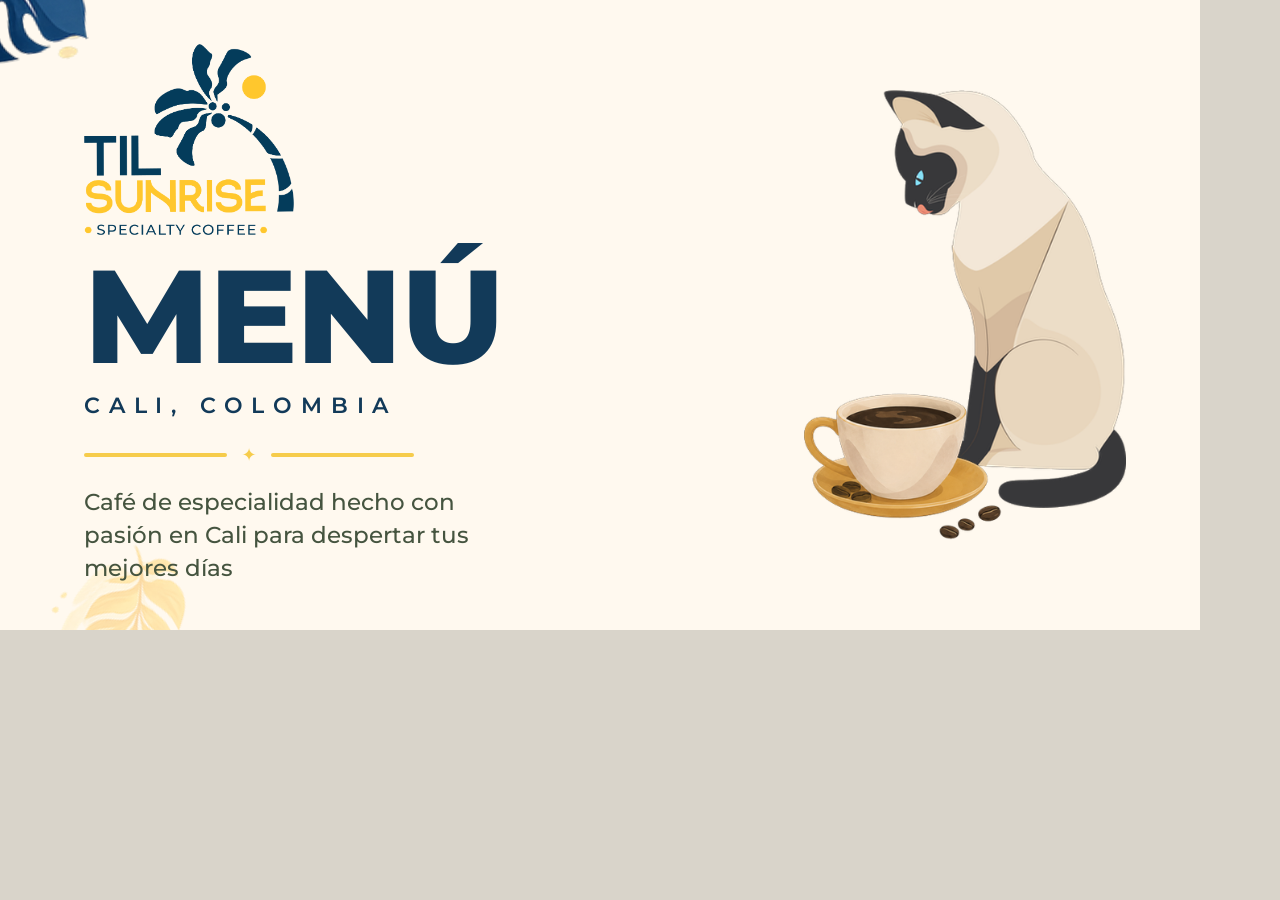
<file: assets/og.html>
<!doctype html>
<html lang="es">
<head>
<meta charset="utf-8">
<title>Til Sunrise — imagen para compartir (fuente de og.png)</title>
<!--
  Esta es la plantilla de la imagen que se ve cuando alguien comparte el enlace
  del menú por WhatsApp, Instagram o Facebook.

  Para regenerarla: abre este archivo servido por HTTP (no con file://, las
  fuentes no cargan), toma una captura del recuadro de 1200x630 y guárdala
  como assets/og.png.
-->
<style>
  @font-face {
    font-family: 'Montserrat';
    font-style: normal;
    font-weight: 400 800;
    src: url('fonts/montserrat-latin.woff2') format('woff2');
  }

  * { box-sizing: border-box; }
  body {
    margin: 0;
    background: #d9d4ca;
    font-family: 'Montserrat', system-ui, sans-serif;
  }

  .og {
    position: relative;
    width: 1200px;
    height: 630px;
    overflow: hidden;
    background: #fff9ef;
    display: grid;
    grid-template-columns: 1fr 470px;
    align-items: center;
  }

  .og__leaf { position: absolute; }
  .og__leaf--tl { top: -118px; left: -128px; width: 215px; transform: rotate(-9deg); }
  .og__leaf--br { bottom: -104px; left: 44px; width: 165px; transform: rotate(150deg); opacity: 0.35; }

  .og__text {
    position: relative;
    z-index: 2;
    padding: 0 0 0 84px;
  }

  .og__logo { width: 210px; height: auto; display: block; margin-bottom: 22px; }

  .og__title {
    margin: 0;
    color: #123a59;
    font-size: 132px;
    font-weight: 800;
    line-height: 0.9;
    letter-spacing: -0.01em;
    text-transform: uppercase;
  }

  .og__sub {
    display: block;
    margin-top: 20px;
    color: #123a59;
    font-size: 22px;
    font-weight: 600;
    letter-spacing: 0.4em;
    text-transform: uppercase;
  }

  .og__rule {
    display: flex;
    align-items: center;
    gap: 14px;
    width: 330px;
    margin: 30px 0 22px;
    color: #f6cc4b;
  }
  .og__rule::before, .og__rule::after {
    content: '';
    flex: 1;
    height: 4px;
    background: currentColor;
    border-radius: 4px;
  }
  .og__rule span { font-size: 18px; line-height: 1; }

  .og__tag {
    margin: 0;
    max-width: 430px;
    color: #45543f;
    font-size: 23px;
    font-weight: 500;
    line-height: 1.45;
  }

  /* la escena: el gato y la taza delante del sol naciente */
  .og__scene {
    position: relative;
    width: 470px;
    height: 630px;
  }
  .og__art {
    position: absolute;
    left: 50%;
    top: 50%;
    width: 322px;
    transform: translate(-50%, -50%);
  }
</style>
</head>
<body>
  <div class="og">
    <img class="og__leaf og__leaf--tl" src="leaf-navy.png" alt="">
    <img class="og__leaf og__leaf--br" src="leaf-gold.png" alt="">

    <div class="og__text">
      <img class="og__logo" src="logo.png" alt="">
      <h1 class="og__title">Menú<span class="og__sub">Cali, Colombia</span></h1>
      <p class="og__rule"><span>&#10022;</span></p>
      <p class="og__tag">Café de especialidad hecho con pasión en Cali para despertar tus mejores días</p>
    </div>

    <div class="og__scene">
      <img class="og__art" src="cat-and-cup.png" alt="">
    </div>
  </div>
</body>
</html>
</file>
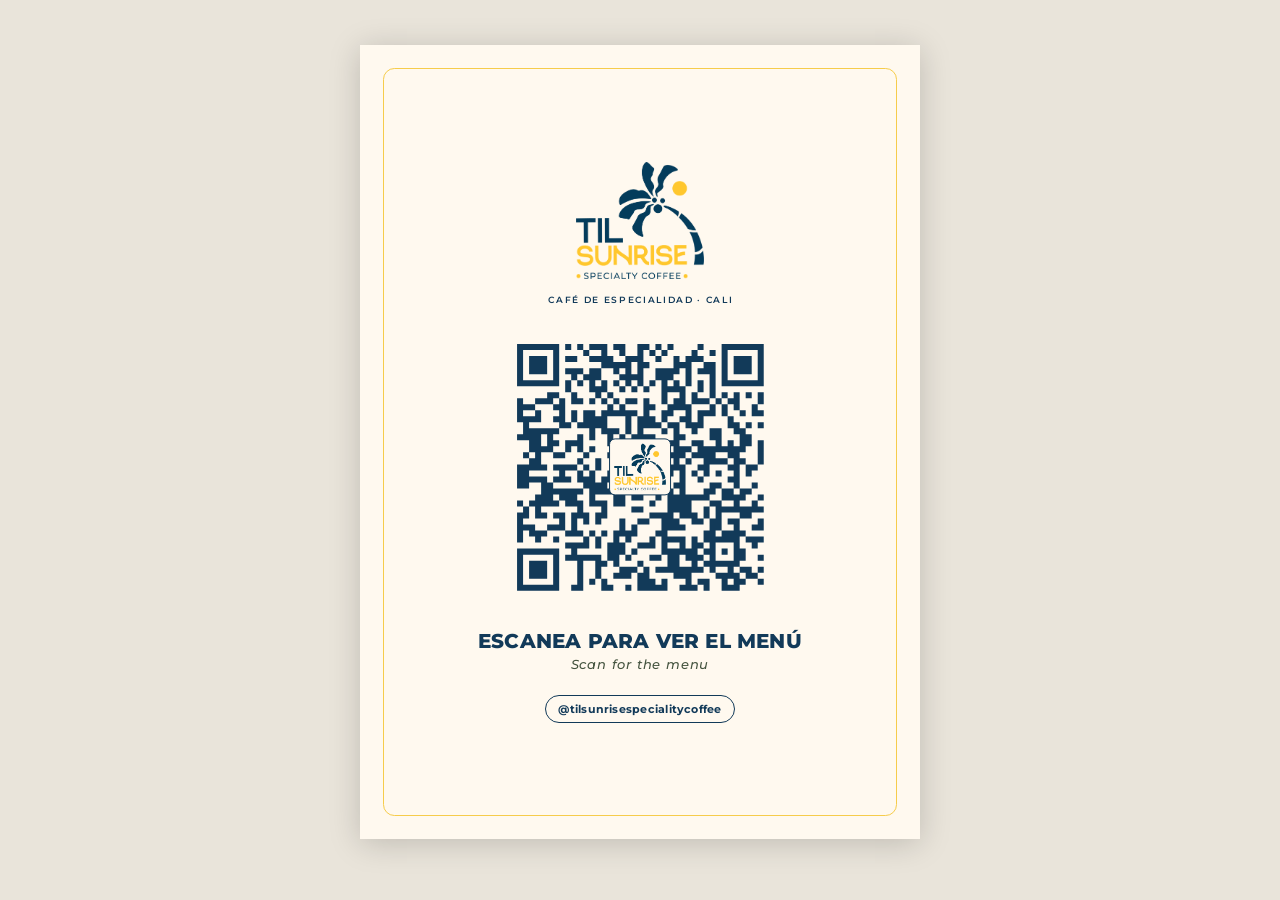
<file: qr/card-a5.html>
<!doctype html>
<html lang="es">
<head>
<meta charset="utf-8">
<meta name="viewport" content="width=device-width, initial-scale=1">
<title>Til Sunrise — tarjeta QR A5</title>
<style>
  @font-face {
    font-family: 'Montserrat';
    font-style: normal;
    font-weight: 400 800;
    src: url([data-uri]) format('woff2');
  }
  @font-face {
    font-family: 'Montserrat';
    font-style: italic;
    font-weight: 400 500;
    src: url([data-uri]) format('woff2');
  }

  @page { size: A5; margin: 0; }

  :root {
    --navy: #123a59;
    --cream: #fff9ef;
    --gold: #f6cc4b;
    --ink: #45543f;
  }

  * { box-sizing: border-box; }

  html, body {
    margin: 0;
    padding: 0;
    background: #e9e4da;
    font-family: 'Montserrat', ui-sans-serif, system-ui, -apple-system,
      'Segoe UI', Roboto, 'Helvetica Neue', Arial, sans-serif;
    color: var(--ink);
    -webkit-print-color-adjust: exact;
    print-color-adjust: exact;
  }

  .sheet {
    background: var(--cream);
    margin: 0 auto;
    overflow: hidden;
  }

  .card {
    position: relative;
    display: flex;
    flex-direction: column;
    align-items: center;
    justify-content: center;
    height: 100%;
    padding: 8mm 6mm;
    background: var(--cream);
    text-align: center;
  }

  /* marco interior dorado */
  .card::before {
    content: '';
    position: absolute;
    inset: 3.5mm;
    border: 0.5mm solid var(--gold);
    border-radius: 3mm;
    pointer-events: none;
  }

  .card__logo {
    width: var(--logo-w);
    height: auto;
    margin-bottom: 2mm;
  }

  .card__kicker {
    margin: 2mm 0 4mm;
    color: var(--navy);
    font-size: var(--kicker-fs);
    font-weight: 600;
    letter-spacing: 0.18em;
    text-indent: 0.18em;
    text-transform: uppercase;
  }

  .card__qr {
    position: relative;
    width: var(--qr-w);
    height: var(--qr-w);
  }
  .card__qr svg {
    display: block;
    width: 100%;
    height: 100%;
  }
  .card__qrlogo {
    position: absolute;
    top: 50%;
    left: 50%;
    width: 21%;
    transform: translate(-50%, -50%);
    padding: 1.4%;
    background: var(--cream);
    border: 0.35mm solid var(--navy);
    border-radius: 1.6mm;
  }

  .card__cta {
    margin: 4mm 0 0;
    color: var(--navy);
    font-size: var(--cta-fs);
    font-weight: 800;
    line-height: 1.15;
    letter-spacing: 0.01em;
    text-transform: uppercase;
  }
  .card__cta--en {
    margin-top: 1mm;
    color: var(--ink);
    font-size: var(--cta-en-fs);
    font-weight: 500;
    letter-spacing: 0.06em;
    text-transform: none;
    font-style: italic;
  }

  .card__foot {
    margin: 6mm 0 0;
    font-size: var(--foot-fs);
  }
  .card__ig {
    display: inline-block;
    padding: 1.6mm 3.4mm;
    border: 0.35mm solid var(--navy);
    border-radius: 20mm;
    color: var(--navy);
    font-weight: 700;
    letter-spacing: 0.02em;
  }

  @media screen {
    body { padding: 12mm; }
    .sheet { box-shadow: 0 4px 30px rgba(0,0,0,0.18); }
  }


  .sheet {
    width: 148mm;
    height: 210mm;
    --logo-w: 34mm;
    --kicker-fs: 7pt;
    --qr-w: 78mm;
    --cta-fs: 15pt;
    --cta-en-fs: 10pt;
    --foot-fs: 8.5pt;
  }
  .sheet .card { padding: 14mm 10mm; }
  .sheet .card::before { inset: 6mm; }

</style>
</head>
<body>
    <div class="sheet">

      <article class="card">
        <img class="card__logo" src="[data-uri]" alt="Til Sunrise Specialty Coffee">

        <p class="card__kicker">Café de especialidad · Cali</p>

        <div class="card__qr">
          <svg xmlns="http://www.w3.org/2000/svg" viewBox="0 0 490 490"><g transform="scale(10)"><path stroke="#123a59" d="M4 4.5h7m1 0h1m1 0h1m1 0h3m1 0h2m2 0h2m1 0h1m1 0h1m4 0h1m3 0h7m-41 1h1m5 0h1m4 0h1m2 0h1m2 0h1m2 0h1m1 0h1m1 0h1m4 0h1m2 0h1m1 0h1m5 0h1m-41 1h1m1 0h3m1 0h1m1 0h2m2 0h4m2 0h3m2 0h1m2 0h1m1 0h3m3 0h1m1 0h3m1 0h1m-41 1h1m1 0h3m1 0h1m7 0h5m1 0h2m4 0h3m2 0h2m1 0h1m1 0h3m1 0h1m-41 1h1m1 0h3m1 0h1m1 0h3m1 0h2m2 0h1m1 0h1m1 0h1m2 0h4m1 0h1m1 0h3m1 0h1m1 0h3m1 0h1m-41 1h1m5 0h1m2 0h1m1 0h3m3 0h4m2 0h3m2 0h1m3 0h1m1 0h1m5 0h1m-41 1h7m1 0h1m1 0h1m1 0h1m1 0h1m1 0h1m1 0h1m1 0h1m1 0h1m1 0h1m1 0h1m1 0h1m1 0h1m1 0h1m1 0h7m-33 1h1m3 0h3m2 0h1m1 0h1m1 0h1m2 0h4m2 0h1m1 0h1m-28 1h2m2 0h1m3 0h1m1 0h1m8 0h1m2 0h1m1 0h1m2 0h1m1 0h1m1 0h1m1 0h1m1 0h1m-41 1h1m2 0h3m1 0h1m1 0h2m1 0h1m1 0h1m1 0h1m1 0h2m1 0h1m2 0h1m1 0h2m1 0h3m1 0h1m1 0h2m3 0h1m-41 1h3m3 0h2m7 0h1m1 0h1m3 0h2m2 0h4m3 0h1m1 0h1m1 0h1m2 0h1m-40 1h1m2 0h1m3 0h1m1 0h1m1 0h2m1 0h6m1 0h1m2 0h2m2 0h1m1 0h3m1 0h1m2 0h1m1 0h2m-41 1h4m2 0h2m1 0h1m1 0h4m3 0h1m1 0h3m1 0h1m2 0h2m1 0h1m4 0h1m-35 1h1m5 0h2m1 0h5m3 0h1m1 0h4m1 0h2m1 0h3m4 0h2m1 0h1m1 0h1m-40 1h6m5 0h1m1 0h3m1 0h1m1 0h1m3 0h1m1 0h1m2 0h1m2 0h2m2 0h2m-38 1h4m1 0h1m4 0h1m1 0h1m2 0h1m1 0h1m1 0h4m3 0h2m4 0h2m3 0h2m-37 1h2m1 0h2m1 0h3m4 0h1m1 0h4m4 0h2m2 0h2m2 0h1m1 0h1m1 0h2m1 0h1m-39 1h4m2 0h1m1 0h1m1 0h1m3 0h1m1 0h1m4 0h2m1 0h3m1 0h8m2 0h1m-40 1h1m1 0h1m2 0h2m3 0h1m3 0h2m1 0h1m1 0h1m1 0h1m2 0h3m1 0h4m2 0h2m3 0h1m-39 1h2m6 0h1m2 0h1m2 0h5m1 0h1m3 0h1m1 0h1m2 0h4m1 0h2m2 0h1m-41 1h5m1 0h4m1 0h1m1 0h1m3 0h3m1 0h1m2 0h4m2 0h2m3 0h2m1 0h2m-40 1h2m5 0h1m2 0h1m1 0h1m2 0h2m2 0h1m2 0h4m1 0h1m1 0h1m1 0h1m1 0h1m2 0h1m1 0h1m-39 1h5m1 0h3m1 0h3m1 0h2m2 0h2m3 0h1m3 0h1m2 0h1m4 0h2m-37 1h2m2 0h2m5 0h4m1 0h2m1 0h3m4 0h2m4 0h2m2 0h1m2 0h1m-36 1h7m1 0h4m2 0h3m2 0h1m1 0h1m1 0h1m3 0h2m1 0h2m1 0h2m-36 1h3m1 0h3m2 0h1m3 0h2m1 0h2m2 0h1m1 0h7m2 0h4m2 0h1m-41 1h1m1 0h5m1 0h3m1 0h3m1 0h2m4 0h1m2 0h4m3 0h2m2 0h1m2 0h1m-39 1h1m1 0h1m6 0h1m3 0h1m4 0h2m4 0h4m2 0h1m1 0h8m-41 1h2m1 0h2m1 0h2m1 0h3m1 0h2m7 0h4m1 0h3m1 0h1m1 0h1m3 0h2m-39 1h1m6 0h1m1 0h1m1 0h1m1 0h1m3 0h1m2 0h2m2 0h3m2 0h2m1 0h2m1 0h2m3 0h1m-41 1h3m2 0h3m1 0h1m7 0h1m1 0h1m4 0h4m4 0h2m2 0h1m2 0h2m-41 1h1m1 0h3m3 0h3m1 0h1m1 0h1m1 0h4m3 0h2m6 0h2m1 0h4m-38 1h1m2 0h1m2 0h1m4 0h1m1 0h1m2 0h1m1 0h1m3 0h1m1 0h4m1 0h1m1 0h6m1 0h3m-33 1h4m1 0h1m1 0h3m2 0h3m1 0h1m2 0h1m1 0h2m1 0h1m3 0h1m2 0h1m-40 1h7m2 0h1m5 0h3m1 0h1m4 0h6m1 0h2m1 0h1m1 0h2m-38 1h1m5 0h1m1 0h6m1 0h2m1 0h1m3 0h2m1 0h2m1 0h3m1 0h1m3 0h2m2 0h1m-41 1h1m1 0h3m1 0h1m3 0h1m2 0h2m1 0h1m3 0h1m4 0h2m2 0h1m1 0h6m-37 1h1m1 0h3m1 0h1m3 0h1m2 0h1m3 0h3m1 0h1m1 0h8m1 0h1m2 0h1m1 0h2m1 0h1m-41 1h1m1 0h3m1 0h1m3 0h1m2 0h1m2 0h3m1 0h2m4 0h3m4 0h4m1 0h2m-40 1h1m5 0h1m3 0h1m1 0h1m1 0h1m5 0h3m1 0h1m3 0h1m1 0h2m2 0h1m1 0h2m2 0h1m-41 1h7m2 0h2m3 0h2m2 0h1m1 0h5m2 0h3m1 0h1m2 0h3"/></g></svg>
          <img class="card__qrlogo" src="[data-uri]" alt="">
        </div>

        <p class="card__cta">Escanea para ver el menú</p>
        <p class="card__cta card__cta--en" lang="en">Scan for the menu</p>

        <p class="card__foot">
          <span class="card__ig">@tilsunrisespecialitycoffee</span>
        </p>
      </article>
    </div>
</body>
</html>
</file>
<file: assets/menu.css>
/* ==========================================================================
   Til Sunrise Specialty Coffee — menú digital
   Paleta tomada directamente del PDF original de la carta.
   ========================================================================== */

@font-face {
  font-family: 'Montserrat';
  font-style: normal;
  font-weight: 400 800;
  font-display: swap;
  src: url('fonts/montserrat-latin.woff2') format('woff2');
  unicode-range: U+0000-00FF, U+0131, U+0152-0153, U+02BB-02BC, U+02C6, U+02DA,
    U+02DC, U+0304, U+0308, U+0329, U+2000-206F, U+20AC, U+2122, U+2191, U+2193,
    U+2212, U+2215, U+FEFF, U+FFFD;
}
@font-face {
  font-family: 'Montserrat';
  font-style: normal;
  font-weight: 400 800;
  font-display: swap;
  src: url('fonts/montserrat-latin-ext.woff2') format('woff2');
  unicode-range: U+0100-02BA, U+02BD-02C5, U+02C7-02CC, U+02CE-02D7, U+02DD-02FF,
    U+0304, U+0308, U+0329, U+1D00-1DBF, U+1E00-1E9F, U+1EF2-1EFF, U+2020,
    U+20A0-20AB, U+20AD-20C0, U+2113, U+2C60-2C7F, U+A720-A7FF;
}
@font-face {
  font-family: 'Montserrat';
  font-style: italic;
  font-weight: 400 500;
  font-display: swap;
  src: url('fonts/montserrat-italic-latin.woff2') format('woff2');
  unicode-range: U+0000-00FF, U+0131, U+0152-0153, U+02BB-02BC, U+02C6, U+02DA,
    U+02DC, U+0304, U+0308, U+0329, U+2000-206F, U+20AC, U+2122, U+2191, U+2193,
    U+2212, U+2215, U+FEFF, U+FFFD;
}
@font-face {
  font-family: 'Montserrat';
  font-style: italic;
  font-weight: 400 500;
  font-display: swap;
  src: url('fonts/montserrat-italic-latin-ext.woff2') format('woff2');
  unicode-range: U+0100-02BA, U+02BD-02C5, U+02C7-02CC, U+02CE-02D7, U+02DD-02FF,
    U+0304, U+0308, U+0329, U+1D00-1DBF, U+1E00-1E9F, U+1EF2-1EFF, U+2020,
    U+20A0-20AB, U+20AD-20C0, U+2113, U+2C60-2C7F, U+A720-A7FF;
}

/* --- Tokens ------------------------------------------------------------- */

:root {
  --cream: #fff9ef;
  --cream-sunk: #fdf3e0;
  --navy: #123a59;
  --navy-deep: #0d2b42;
  --ink: #45543f;
  --ink-soft: #6a7862;
  --gold: #f6cc4b;
  --gold-deep: #c98f05;

  --bg: var(--cream);
  --surface: #fffdf8;
  --heading: var(--navy);
  --text: var(--ink);
  --muted: var(--ink-soft);
  --price: var(--navy);
  --rule: rgba(18, 58, 89, 0.18);
  --rule-soft: rgba(18, 58, 89, 0.1);
  --accent: var(--gold);
  --accent-text: var(--gold-deep);
  --chip-bg: rgba(255, 255, 255, 0.72);
  --shadow: 0 1px 2px rgba(18, 58, 89, 0.05), 0 8px 24px -12px rgba(18, 58, 89, 0.22);
  --art-opacity: 1;

  --wrap: 40rem;
  --pad: clamp(1.15rem, 5vw, 2rem);
}

@media (prefers-color-scheme: dark) {
  :root:not([data-theme='light']) {
    --bg: #0b2439;
    --surface: #10314c;
    --heading: #fdf2d9;
    --text: #dfd3bb;
    --muted: #a8a08c;
    --price: #fdf2d9;
    --rule: rgba(246, 204, 75, 0.28);
    --rule-soft: rgba(246, 204, 75, 0.14);
    --accent: var(--gold);
    --accent-text: var(--gold);
    --chip-bg: rgba(255, 255, 255, 0.06);
    --shadow: 0 1px 2px rgba(0, 0, 0, 0.3), 0 10px 30px -14px rgba(0, 0, 0, 0.7);
    --art-opacity: 0.85;
  }
}

*,
*::before,
*::after {
  box-sizing: border-box;
}

html {
  -webkit-text-size-adjust: 100%;
  scroll-behavior: smooth;
  scroll-padding-top: 5.5rem;
}

@media (prefers-reduced-motion: reduce) {
  html { scroll-behavior: auto; }
  *, *::before, *::after {
    animation-duration: 0.01ms !important;
    animation-iteration-count: 1 !important;
    transition-duration: 0.01ms !important;
  }
}

body {
  margin: 0;
  background: var(--bg);
  color: var(--text);
  font-family: 'Montserrat', ui-sans-serif, system-ui, -apple-system, 'Segoe UI',
    Roboto, 'Helvetica Neue', Arial, sans-serif;
  font-size: 1rem;
  line-height: 1.5;
  overflow-x: hidden;
  -webkit-font-smoothing: antialiased;
  text-rendering: optimizeLegibility;
}

img { max-width: 100%; height: auto; display: block; }

a { color: inherit; }

.skip {
  position: absolute;
  left: -9999px;
  top: 0;
  z-index: 100;
  padding: 0.75rem 1rem;
  background: var(--navy);
  color: var(--cream);
  border-radius: 0 0 0.5rem 0;
  font-weight: 700;
}
.skip:focus { left: 0; }

:where(a, button, [tabindex]):focus-visible {
  outline: 2px solid var(--accent-text);
  outline-offset: 3px;
  border-radius: 0.35rem;
}

.wrap {
  width: 100%;
  max-width: var(--wrap);
  margin-inline: auto;
  padding-inline: var(--pad);
}

/* --- Decorative art ----------------------------------------------------- */

.art {
  position: absolute;
  pointer-events: none;
  user-select: none;
  z-index: 0;
  opacity: var(--art-opacity);
}

/* --- Hero --------------------------------------------------------------- */

.hero {
  position: relative;
  overflow: hidden;
  padding-block: clamp(1.75rem, 7vw, 3rem) clamp(1.5rem, 6vw, 2.5rem);
  text-align: center;
}

.hero__art--tl {
  top: -1rem;
  left: -2.75rem;
  width: clamp(7.5rem, 29vw, 10.5rem);
  transform: rotate(-9deg);
}
.hero__art--tr {
  top: -0.85rem;
  right: -2.35rem;
  width: clamp(6.5rem, 25vw, 9.5rem);
  transform: rotate(16deg) scaleX(-1);
}

.hero__inner { position: relative; z-index: 1; }

.hero__logo {
  width: clamp(6.5rem, 26vw, 8.5rem);
  margin-inline: auto;
  margin-bottom: clamp(1rem, 4vw, 1.5rem);
}

.wordmark {
  margin: 0;
  color: var(--heading);
  font-size: clamp(3.1rem, 17vw, 5.25rem);
  font-weight: 800;
  line-height: 0.95;
  letter-spacing: -0.005em;
  text-transform: uppercase;
}

.wordmark__sub {
  display: block;
  margin-top: 0.7rem;
  color: var(--heading);
  font-size: clamp(0.66rem, 2.9vw, 0.82rem);
  font-weight: 600;
  letter-spacing: 0.4em;
  text-indent: 0.4em;
  text-transform: uppercase;
}

.star-rule {
  display: flex;
  align-items: center;
  justify-content: center;
  gap: 0.7rem;
  margin: clamp(1rem, 4vw, 1.4rem) auto 0;
  max-width: 15rem;
  color: var(--accent);
}
.star-rule::before,
.star-rule::after {
  content: '';
  flex: 1;
  height: 2px;
  background: currentColor;
  border-radius: 2px;
}
.star-rule span { font-size: 0.8rem; line-height: 1; }

.tagline {
  margin: clamp(1.25rem, 5vw, 1.75rem) auto 0;
  max-width: 24rem;
  padding: 1.15rem 1.35rem;
  border: 1.5px solid var(--rule);
  border-radius: 1rem;
  background: var(--surface);
  box-shadow: var(--shadow);
}
.tagline__title {
  margin: 0 0 0.5rem;
  color: var(--heading);
  font-size: 0.72rem;
  font-weight: 700;
  letter-spacing: 0.24em;
  text-indent: 0.24em;
  text-transform: uppercase;
}
.tagline__body {
  margin: 0;
  color: var(--text);
  font-size: 0.9rem;
  line-height: 1.55;
  text-wrap: balance;
}

/* --- Language toggle ---------------------------------------------------- */

.langbar {
  display: flex;
  justify-content: center;
  padding-top: clamp(0.9rem, 4vw, 1.25rem);
}

.langtoggle {
  display: inline-flex;
  padding: 0.2rem;
  border: 1.5px solid var(--rule);
  border-radius: 999px;
  background: var(--surface);
  font-size: 0.72rem;
  font-weight: 700;
  letter-spacing: 0.1em;
}
.langtoggle a {
  padding: 0.4rem 0.95rem;
  border-radius: 999px;
  color: var(--muted);
  text-decoration: none;
  transition: background-color 0.18s ease, color 0.18s ease;
}
.langtoggle a:hover { color: var(--heading); }
.langtoggle a[aria-current='true'] {
  background: var(--navy);
  color: var(--cream);
}
@media (prefers-color-scheme: dark) {
  :root:not([data-theme='light']) .langtoggle a[aria-current='true'] {
    background: var(--gold);
    color: var(--navy-deep);
  }
}

/* --- El gato de la casa -------------------------------------------------
   El gato y la taza van en una sola imagen, extraída del PDF con la misma
   posición relativa que tienen en la carta impresa (ver make-art.py). Así no
   hay que recolocarlos por CSS ni pueden quedar separados. */

.catscene {
  display: block;
  width: min(14rem, 56vw);
  height: auto;
  margin: clamp(1.5rem, 6vw, 2.25rem) auto 0;
}

@media (min-width: 34rem) {
  .catscene { width: 15.5rem; }
}

/* --- Sticky section nav ------------------------------------------------- */

.sectionnav {
  position: sticky;
  top: 0;
  z-index: 20;
  margin-top: clamp(1.25rem, 5vw, 2rem);
  background: color-mix(in srgb, var(--bg) 88%, transparent);
  backdrop-filter: blur(10px);
  -webkit-backdrop-filter: blur(10px);
  border-block: 1px solid var(--rule-soft);
}

.sectionnav__scroll {
  display: flex;
  gap: 0.45rem;
  overflow-x: auto;
  scrollbar-width: none;
  padding-block: 0.6rem;
  scroll-snap-type: x proximity;
}
.sectionnav__scroll::-webkit-scrollbar { display: none; }

.sectionnav a {
  flex: none;
  scroll-snap-align: center;
  padding: 0.42rem 0.85rem;
  border: 1px solid var(--rule);
  border-radius: 999px;
  background: var(--chip-bg);
  color: var(--heading);
  font-size: 0.72rem;
  font-weight: 700;
  letter-spacing: 0.06em;
  text-decoration: none;
  text-transform: uppercase;
  white-space: nowrap;
  transition: background-color 0.18s ease, color 0.18s ease, border-color 0.18s ease;
}
.sectionnav a.is-active {
  background: var(--navy);
  border-color: var(--navy);
  color: var(--cream);
}
@media (prefers-color-scheme: dark) {
  :root:not([data-theme='light']) .sectionnav a.is-active {
    background: var(--gold);
    border-color: var(--gold);
    color: var(--navy-deep);
  }
}

/* --- Sections ----------------------------------------------------------- */

/* `clip` y no `hidden`: recorta las hojas que asoman por el borde derecho sin
   crear un contenedor de scroll (que rompería el desplazamiento suave). */
main {
  position: relative;
  overflow-x: clip;
}

.section {
  position: relative;
  padding-block: clamp(2rem, 8vw, 3rem);
}
.section + .section { padding-top: clamp(1.5rem, 6vw, 2.25rem); }

.section__head { position: relative; z-index: 1; }

.section__title {
  margin: 0;
  color: var(--heading);
  font-size: clamp(1.75rem, 8vw, 2.4rem);
  font-weight: 800;
  line-height: 1.05;
  letter-spacing: 0.005em;
  text-transform: uppercase;
}

.section__title::after {
  content: '';
  display: block;
  width: 2.6rem;
  height: 4px;
  margin-top: 0.7rem;
  background: var(--accent);
  border-radius: 4px;
}

.items {
  position: relative;
  z-index: 1;
  margin: clamp(1.25rem, 5vw, 1.75rem) 0 0;
  padding: 0;
  list-style: none;
}

.item { padding-block: 0.62rem; }
.item + .item { border-top: 1px solid var(--rule-soft); }

/* Fila sin envoltura: el nombre se parte solo, el precio nunca baja de línea. */
.item__row {
  display: flex;
  flex-wrap: nowrap;
  align-items: baseline;
  gap: 0.6rem;
  margin: 0;
}

/* El nombre se parte en varias líneas antes que empujar el precio hacia abajo. */
.item__name {
  flex: 0 1 auto;
  min-width: 0;
  color: var(--heading);
  font-size: 0.94rem;
  font-weight: 700;
  letter-spacing: 0.01em;
  text-wrap: pretty;
}

.item__leader {
  flex: 1 1 1.5rem;
  min-width: 1.5rem;
  align-self: center;
  height: 0;
  border-bottom: 1.5px dotted var(--rule);
  opacity: 0.75;
}

.item__price {
  margin-left: auto; /* si aun así se envuelve, el precio se queda a la derecha */
  color: var(--price);
  font-size: 0.94rem;
  font-weight: 700;
  font-variant-numeric: tabular-nums;
  white-space: nowrap;
}

.item__desc {
  margin: 0.28rem 0 0;
  color: var(--muted);
  font-size: 0.82rem;
  font-style: italic;
  line-height: 1.5;
}

/* Smoothies: name + price on one line, recipe underneath */
.items--stacked .item { padding-block: 0.95rem; }
.items--stacked .item__desc {
  margin-top: 0.4rem;
  max-width: 30rem;
}

/* Nota de seccion: lo que incluye todo un grupo de platos (p.ej. los desayunos) */
.section__note {
  position: relative;
  z-index: 1;
  max-width: 34rem;
  margin: clamp(0.9rem, 3.5vw, 1.15rem) 0 0;
  padding-left: 0.85rem;
  border-left: 2px solid var(--accent);
  color: var(--muted);
  font-size: 0.84rem;
  font-style: italic;
  line-height: 1.55;
  text-wrap: pretty;
}
.section__note + .items { margin-top: clamp(1rem, 4vw, 1.4rem); }

/* Adiciones box */
.box {
  position: relative;
  z-index: 1;
  margin-top: clamp(1.5rem, 6vw, 2rem);
  padding: 0.4rem 1.25rem 1.1rem;
  border: 1.5px solid var(--accent);
  border-radius: 1rem;
  background: var(--surface);
}
.box__title {
  display: flex;
  align-items: center;
  justify-content: center;
  gap: 0.55rem;
  margin: 0;
  transform: translateY(-1.05rem);
  color: var(--heading);
  font-size: 0.72rem;
  font-weight: 700;
  letter-spacing: 0.22em;
  text-indent: 0.22em;
  text-transform: uppercase;
}
.box__title::before,
.box__title::after {
  content: '✦';
  color: var(--accent);
  font-size: 0.7rem;
  text-indent: 0;
}
.box__title span {
  padding-inline: 0.5rem;
  background: var(--surface);
}
.box .items { margin-top: -0.4rem; }

/* Section artwork */
.section__art { z-index: 0; }
.section__art--leaf {
  bottom: 1.5rem;
  left: -2.5rem;
  width: clamp(5rem, 19vw, 7rem);
  opacity: calc(var(--art-opacity) * 0.32);
  transform: rotate(-24deg);
}
.section__art--leaf-r {
  bottom: 1.5rem;
  right: -2.5rem;
  width: clamp(5rem, 19vw, 7rem);
  opacity: calc(var(--art-opacity) * 0.3);
  transform: rotate(16deg) scaleX(-1);
}

@media (min-width: 34rem) {
  .section__art--leaf { left: -4.5rem; }
  .section__art--leaf-r { right: -4.5rem; }
}

/* --- Footer ------------------------------------------------------------- */

.footer {
  position: relative;
  overflow: hidden;
  margin-top: clamp(2rem, 8vw, 3rem);
  padding-block: clamp(2.25rem, 9vw, 3.5rem);
  border-top: 1px solid var(--rule-soft);
  text-align: center;
}

.footer__art {
  bottom: -1.25rem;
  left: -2.5rem;
  width: clamp(6rem, 24vw, 8.5rem);
  opacity: calc(var(--art-opacity) * 0.28);
  transform: rotate(15deg);
}

.footer__inner { position: relative; z-index: 1; }

.footer__logo {
  width: clamp(5.5rem, 22vw, 7rem);
  margin-inline: auto;
  margin-bottom: 1.25rem;
}

.ig {
  display: inline-flex;
  align-items: center;
  gap: 0.5rem;
  padding: 0.6rem 1.15rem;
  border: 1.5px solid var(--rule);
  border-radius: 999px;
  color: var(--heading);
  font-size: 0.82rem;
  font-weight: 700;
  text-decoration: none;
  transition: background-color 0.18s ease, border-color 0.18s ease;
}
.ig:hover { background: var(--chip-bg); border-color: var(--accent); }
.ig svg { width: 1.05rem; height: 1.05rem; flex: none; }

.footer__links {
  display: flex;
  flex-wrap: wrap;
  align-items: center;
  justify-content: center;
  gap: 0.4rem 1rem;
  margin-top: 1.25rem;
  font-size: 0.78rem;
}
.footer__links a {
  color: var(--muted);
  text-decoration-color: var(--rule);
  text-underline-offset: 3px;
}
.footer__links a:hover { color: var(--heading); }

.footer__note {
  margin: 1.1rem 0 0;
  color: var(--muted);
  font-size: 0.72rem;
  letter-spacing: 0.04em;
}

/* --- Print: a clean two-column card ------------------------------------- */

@media print {
  :root {
    --bg: #fff;
    --surface: #fff;
    --heading: #123a59;
    --text: #45543f;
    --muted: #6a7862;
    --price: #123a59;
    --rule: rgba(18, 58, 89, 0.3);
    --rule-soft: rgba(18, 58, 89, 0.18);
    --shadow: none;
    --wrap: 100%;
  }
  .langbar,
  .sectionnav,
  .footer__links,
  .skip { display: none !important; }
  .art { display: none !important; }
  .catscene { width: 34mm; margin: 3mm auto 0; }
  body { font-size: 10pt; }
  .hero { padding-block: 0 0.5rem; }
  main .wrap { max-width: none; padding-inline: 0; }
  main {
    column-count: 2;
    column-gap: 2rem;
  }
  .section {
    break-inside: avoid;
    padding-block: 0 1rem;
  }
  .section__title { font-size: 15pt; }
  .item { padding-block: 0.3rem; }
  .section__note {
    max-width: none;
    font-size: 8.5pt;
    break-inside: avoid;
  }
  .box { break-inside: avoid; }
  a { text-decoration: none; }
}
</file>
